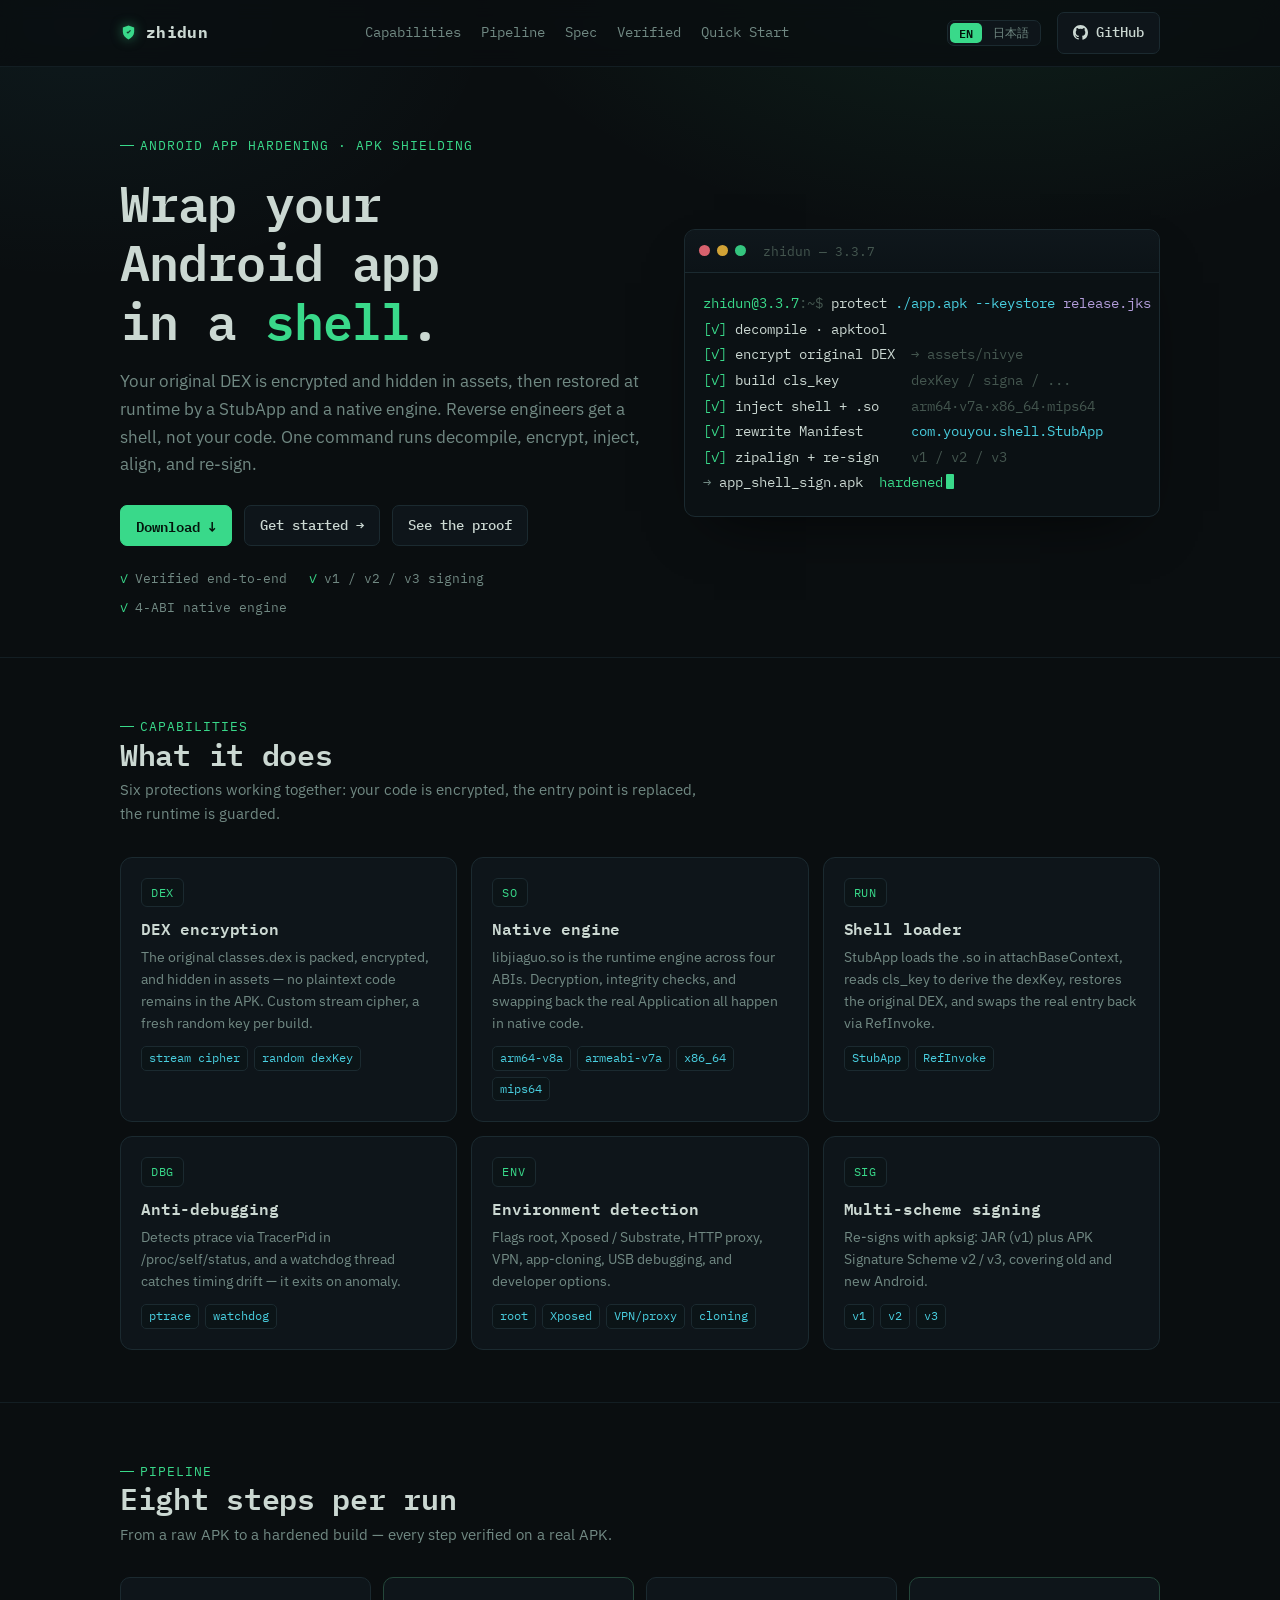
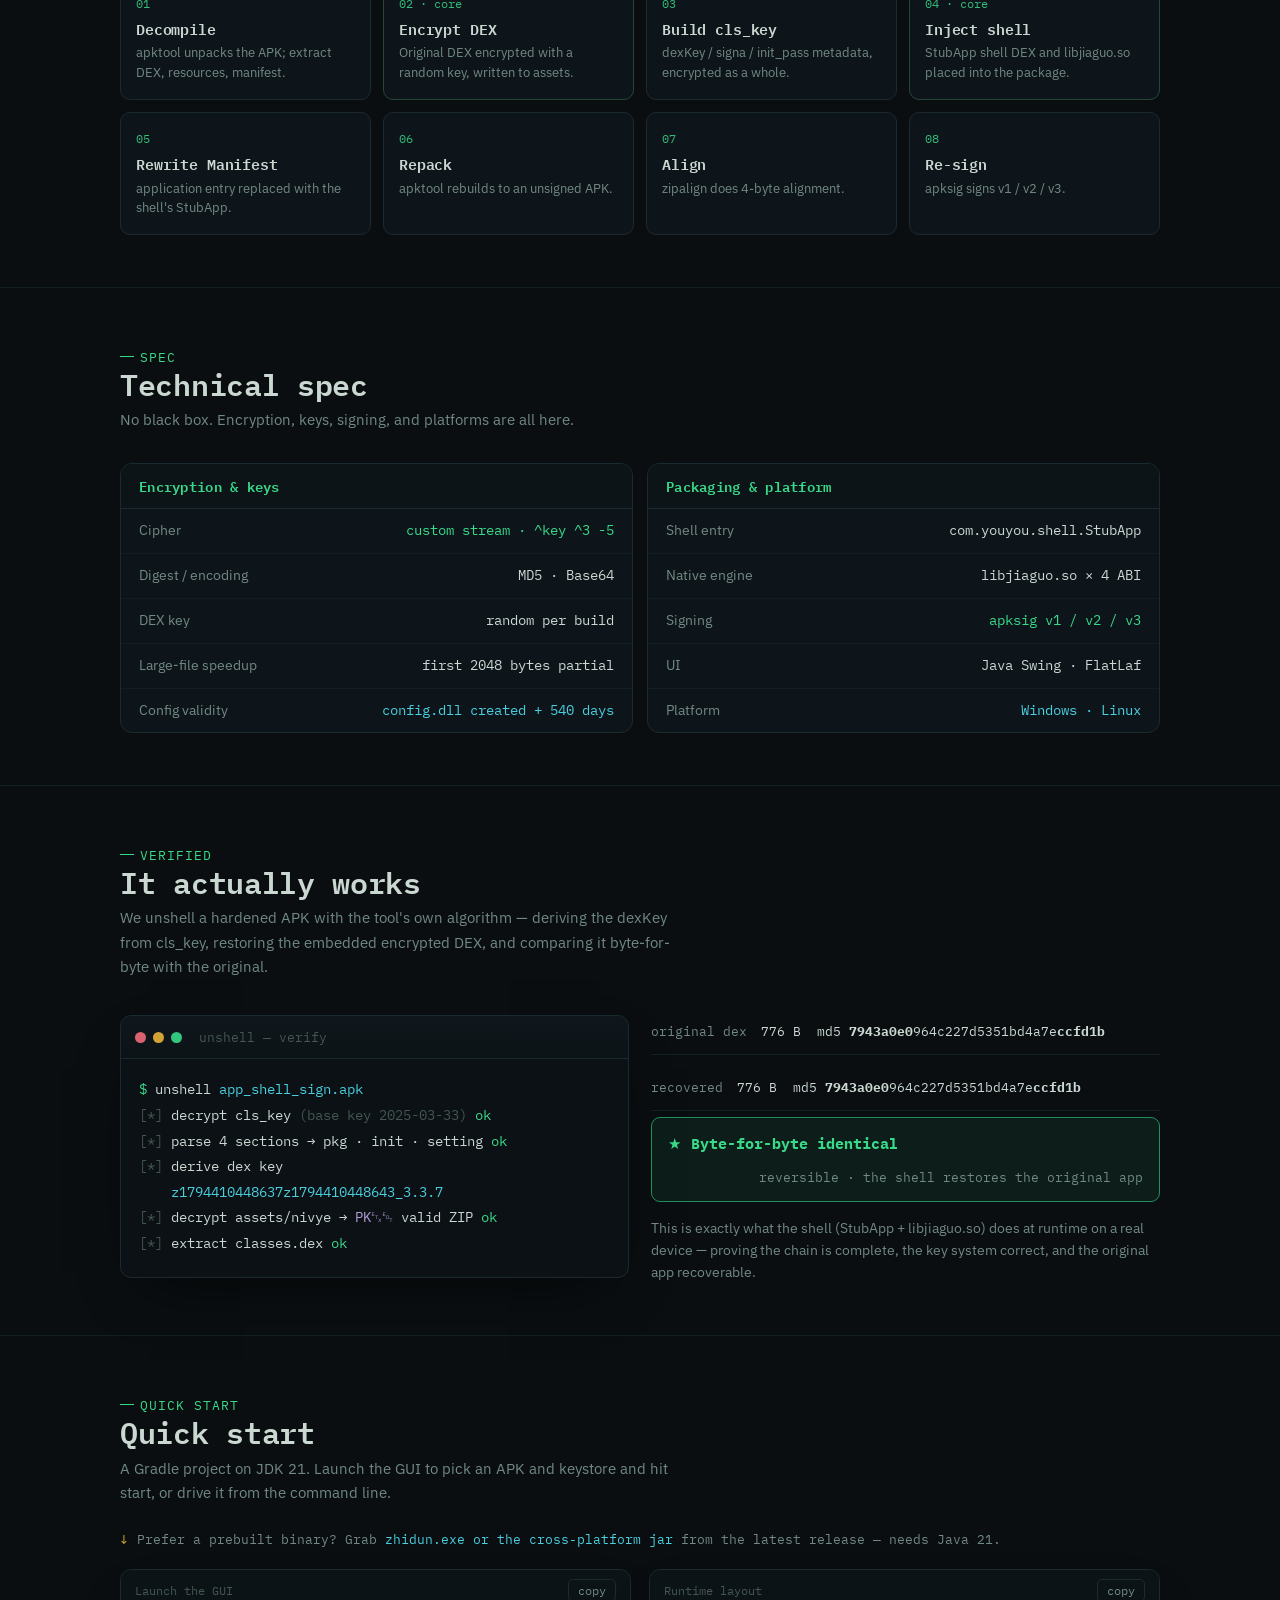
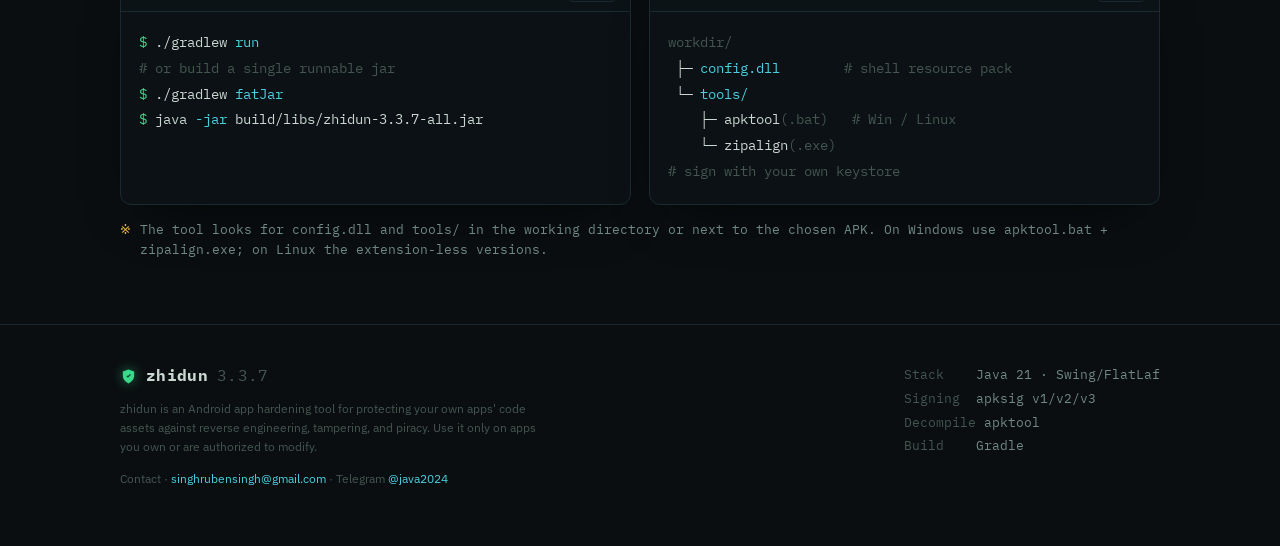
<file: index.html>
<!doctype html>
<html lang="en">
<head>
<meta charset="utf-8">
<meta name="viewport" content="width=device-width, initial-scale=1, viewport-fit=cover">
<title>zhidun · APK Hardening</title>
<meta name="description" content="zhidun — an Android APK hardening tool. DEX encryption, a native shell engine, anti-debugging, and v1/v2/v3 signing.">
<link rel="preconnect" href="https://fonts.googleapis.com">
<link rel="preconnect" href="https://fonts.gstatic.com" crossorigin>
<link rel="stylesheet" href="https://fonts.googleapis.com/css2?family=IBM+Plex+Mono:wght@400;500;600;700&family=IBM+Plex+Sans:wght@400;500;600&family=IBM+Plex+Sans+JP:wght@400;500;600&display=swap">
<style>
/* Layout: deep terminal ground + single vertical scrolling landing page; terminal window as the through-line visual; phosphor green as the only saturated accent, everything else restrained */
:root{
  color-scheme: dark;
  --bg:#0a0e10;          /* deep ink (slight cyan bias) */
  --bg-elev:#0e151a;     /* panels / cards */
  --bg-term:#0b1114;     /* inside terminal window */
  --line:#1b2a30;        /* borders / dividers */
  --line-soft:#131e23;
  --fg:#cbd8d2;          /* body text (grey-green white) */
  --fg-dim:#718983;      /* secondary */
  --fg-faint:#44564f;    /* faint / comments */
  --green:#39d98a;       /* primary accent: phosphor green */
  --green-deep:#1f8f5a;
  --cyan:#49cfe0;        /* secondary accent: cyan */
  --amber:#e8b339;       /* semantic: caution */
  --red:#ef6b77;         /* semantic: detection / danger */
  --violet:#b39ddb;      /* code accent */
  --mono:'IBM Plex Mono',ui-monospace,'SF Mono',Menlo,Consolas,monospace;
  --sans:'IBM Plex Sans','IBM Plex Sans JP',system-ui,-apple-system,'Segoe UI',sans-serif;
  --maxw:1080px;
}
*{box-sizing:border-box}
html{ -webkit-text-size-adjust:100% }
html[lang="ja"]{ --sans:'IBM Plex Sans JP','IBM Plex Sans',system-ui,sans-serif }
body{
  margin:0; background:var(--bg); color:var(--fg);
  font-family:var(--sans); font-size:15px; line-height:1.62;
  -webkit-font-smoothing:antialiased;
  background-image:
    radial-gradient(900px 520px at 78% -8%, rgba(57,217,138,.10), transparent 60%),
    radial-gradient(760px 480px at 6% 2%, rgba(73,207,224,.06), transparent 55%);
  background-attachment:fixed;
}
img{max-width:100%}
[hidden]{display:none!important}
a{color:inherit; text-decoration:none}
::selection{background:rgba(57,217,138,.26); color:#eafff4}
code,kbd,.mono{font-family:var(--mono)}

.wrap{max-width:var(--maxw); margin-inline:auto; padding-inline:20px}
.eyebrow{font-family:var(--mono); font-size:12.5px; letter-spacing:.08em; color:var(--green);
  text-transform:uppercase; display:inline-flex; align-items:center; gap:.5em}
.eyebrow::before{content:""; width:14px; height:1px; background:var(--green); display:inline-block}

h1,h2,h3{font-family:var(--mono); font-weight:600; text-wrap:balance; line-height:1.18; letter-spacing:-.01em}
html[lang="ja"] h1, html[lang="ja"] h2, html[lang="ja"] h3{font-family:'IBM Plex Sans JP',var(--mono); letter-spacing:0}
h2{font-size:clamp(22px,3.2vw,30px); margin:0 0 6px}
.sec-sub{color:var(--fg-dim); max-width:64ch; margin:0 0 30px; font-size:15px}

/* ---------- top nav ---------- */
header.nav{position:sticky; top:env(safe-area-inset-top,0px); z-index:50;
  background:rgba(10,14,16,.78); backdrop-filter:blur(10px);
  border-bottom:1px solid var(--line-soft)}
.nav-in{max-width:var(--maxw); margin-inline:auto; padding:12px 20px;
  display:flex; align-items:center; gap:16px}
.brand{font-family:var(--mono); font-weight:700; font-size:16px; letter-spacing:.02em;
  display:flex; align-items:center; gap:9px; color:var(--fg)}
.brand svg{width:17px; height:17px; color:var(--green); filter:drop-shadow(0 0 6px rgba(57,217,138,.55))}
.nav-links{display:flex; gap:20px; margin-left:auto; font-family:var(--mono); font-size:13.5px}
.nav-links a{color:var(--fg-dim); transition:color .15s}
.nav-links a:hover{color:var(--green)}
.lang-sw{display:flex; align-items:center; gap:2px; font-family:var(--mono); font-size:12.5px;
  border:1px solid var(--line); border-radius:7px; padding:2px; background:var(--bg-elev)}
.nav-links + .lang-sw{margin-left:16px}
.lang-sw:first-of-type, .nav-ghost ~ .lang-sw{margin-left:auto}
.lang{font-family:var(--mono); font-size:12px; color:var(--fg-dim); background:transparent; border:0;
  border-radius:5px; padding:4px 9px; cursor:pointer; transition:.14s; line-height:1}
.lang:hover{color:var(--fg)}
.lang.on{background:var(--green); color:#04140c; font-weight:600}
.btn{font-family:var(--mono); font-size:13.5px; font-weight:500; border-radius:7px;
  padding:9px 15px; display:inline-flex; align-items:center; gap:8px; cursor:pointer;
  border:1px solid var(--line); background:var(--bg-elev); color:var(--fg); transition:.16s}
.btn:hover{border-color:var(--green-deep); color:var(--green)}
.btn.primary{background:var(--green); color:#04140c; border-color:var(--green); font-weight:600}
.btn.primary:hover{background:#45e698; color:#04140c; box-shadow:0 0 0 4px rgba(57,217,138,.14)}
.btn svg{width:15px; height:15px}
@media(max-width:820px){ .nav-links{display:none} }
@media(max-width:420px){ .nav-ghost span{display:none} }

/* ---------- terminal window ---------- */
.term{background:var(--bg-term); border:1px solid var(--line); border-radius:11px; overflow:hidden;
  box-shadow:0 24px 60px -30px rgba(0,0,0,.8), inset 0 1px 0 rgba(255,255,255,.02)}
.term-bar{display:flex; align-items:center; gap:7px; padding:11px 14px;
  background:linear-gradient(180deg,#0f171c,#0c1317); border-bottom:1px solid var(--line)}
.term-bar i{width:11px; height:11px; border-radius:50%; display:inline-block; opacity:.9}
.tb-r{background:#ef6b77}.tb-y{background:#e8b339}.tb-g{background:#39d98a}
.term-title{margin-left:10px; font-family:var(--mono); font-size:12.5px; color:var(--fg-faint)}
.term-body{padding:18px 18px 20px; font-family:var(--mono); font-size:13.5px; line-height:1.9;
  overflow-x:auto}
.term-body .ln{white-space:pre; display:block}
.c-prompt{color:var(--green)} .c-cmd{color:var(--fg)} .c-flag{color:var(--cyan)}
.c-ok{color:var(--green)} .c-dim{color:var(--fg-faint)} .c-warn{color:var(--amber)}
.c-str{color:var(--violet)} .c-key{color:var(--cyan)} .c-arrow{color:var(--fg-dim)}
.cursor{display:inline-block; width:8px; height:15px; background:var(--green);
  vertical-align:-2px; margin-left:3px; animation:blink 1.1s steps(1) infinite; border-radius:1px}
@keyframes blink{50%{opacity:0}}
@media(prefers-reduced-motion:reduce){.cursor{animation:none}}

/* ---------- hero ---------- */
.hero{padding:62px 0 40px; position:relative}
.hero .eyebrow{margin-bottom:18px}
.hero h1{font-size:clamp(30px,5.4vw,50px); margin:0 0 18px; letter-spacing:-.02em}
.hero h1 .hl{color:var(--green)}
.hero-lead{font-size:clamp(15px,2vw,17px); color:var(--fg-dim); max-width:58ch; margin:0 0 26px}
.hero-cta{display:flex; flex-wrap:wrap; gap:12px; margin-bottom:22px}
.hero-meta{display:flex; flex-wrap:wrap; gap:8px 22px; font-family:var(--mono); font-size:12.5px;
  color:var(--fg-dim)}
.hero-meta span{display:inline-flex; align-items:center; gap:7px}
.hero-meta .tick{color:var(--green)}
.hero-grid{display:grid; grid-template-columns:1.05fr .95fr; gap:38px; align-items:center}
@media(max-width:880px){ .hero-grid{grid-template-columns:1fr; gap:30px} .hero{padding-top:44px} }

/* ---------- sections ---------- */
section{padding:52px 0; border-top:1px solid var(--line-soft)}
.sec-head{margin-bottom:28px}

.grid{display:grid; gap:14px}
.cards{grid-template-columns:repeat(3,1fr)}
@media(max-width:820px){.cards{grid-template-columns:1fr 1fr}}
@media(max-width:520px){.cards{grid-template-columns:1fr}}
.card{background:var(--bg-elev); border:1px solid var(--line); border-radius:12px; padding:20px;
  min-width:0; transition:.18s}
.card:hover{border-color:var(--green-deep); transform:translateY(-2px)}
.card .ico{font-family:var(--mono); font-size:12px; color:var(--green); letter-spacing:.06em;
  display:inline-block; padding:4px 9px; border:1px solid var(--line); border-radius:6px;
  background:#0c1417; margin-bottom:13px}
.card h3{font-size:16px; margin:0 0 7px; color:var(--fg)}
.card p{margin:0; color:var(--fg-dim); font-size:13.8px; line-height:1.6}
.card .tags{margin-top:12px; display:flex; flex-wrap:wrap; gap:6px}
.tag{font-family:var(--mono); font-size:11.5px; color:var(--cyan); border:1px solid var(--line);
  border-radius:5px; padding:2px 7px; background:#0b1417}

.flow{display:grid; grid-template-columns:repeat(4,1fr); gap:12px}
@media(max-width:820px){.flow{grid-template-columns:1fr 1fr}}
@media(max-width:460px){.flow{grid-template-columns:1fr}}
.step{background:var(--bg-elev); border:1px solid var(--line); border-radius:10px; padding:16px 15px;
  min-width:0}
.step .n{font-family:var(--mono); font-size:12px; color:var(--green); opacity:.85; font-variant-numeric:tabular-nums}
.step h3{font-size:14.5px; margin:8px 0 5px; color:var(--fg)}
.step p{margin:0; font-size:12.8px; color:var(--fg-dim); line-height:1.55}
.step.enc{border-color:#24473a}

.spec{display:grid; grid-template-columns:1fr 1fr; gap:14px}
@media(max-width:760px){.spec{grid-template-columns:1fr}}
.spec-card{background:var(--bg-elev); border:1px solid var(--line); border-radius:12px; overflow:hidden}
.spec-card h3{font-size:14px; margin:0; padding:14px 18px; border-bottom:1px solid var(--line);
  color:var(--green); background:#0c1417; letter-spacing:.02em}
.spec-row{display:flex; justify-content:space-between; gap:16px; padding:11px 18px;
  border-bottom:1px solid var(--line-soft); font-size:13.5px}
.spec-row:last-child{border-bottom:0}
.spec-row .k{color:var(--fg-dim)} .spec-row .v{font-family:var(--mono); color:var(--fg); text-align:right}
.spec-row .v.g{color:var(--green)} .spec-row .v.c{color:var(--cyan)}

.verify-grid{display:grid; grid-template-columns:1fr 1fr; gap:22px; align-items:center}
@media(max-width:880px){.verify-grid{grid-template-columns:1fr}}
.proof{display:grid; gap:10px}
.proof-row{display:grid; grid-template-columns:auto 1fr; gap:10px 14px; align-items:baseline;
  padding:12px 0; border-bottom:1px solid var(--line-soft)}
.proof-row .lbl{font-family:var(--mono); font-size:12.5px; color:var(--fg-dim)}
.proof-row .md5{font-family:var(--mono); font-size:13px; color:var(--fg); word-break:break-all}
.match{font-family:var(--mono); font-size:15px; color:var(--green); display:flex; align-items:center;
  gap:10px; padding:14px 16px; border:1px solid var(--green-deep); border-radius:9px;
  background:rgba(57,217,138,.07); margin-top:6px; flex-wrap:wrap}
.match b{font-weight:700}
.match .cap{color:var(--fg-dim); margin-left:auto; font-size:12.5px}

.qs{display:grid; grid-template-columns:1fr 1fr; gap:18px}
@media(max-width:760px){.qs{grid-template-columns:1fr}}
.copybar{display:flex; justify-content:space-between; align-items:center; padding:9px 14px;
  border-bottom:1px solid var(--line); background:#0c1317; gap:10px}
.copybar .t{font-family:var(--mono); font-size:12px; color:var(--fg-faint)}
.copy{font-family:var(--mono); font-size:11.5px; color:var(--fg-dim); background:transparent;
  border:1px solid var(--line); border-radius:5px; padding:3px 9px; cursor:pointer; transition:.15s; white-space:nowrap}
.copy:hover{color:var(--green); border-color:var(--green-deep)}
.note{font-family:var(--mono); font-size:12.5px; color:var(--fg-dim); margin-top:14px;
  display:flex; gap:9px; align-items:flex-start}
.note .b{color:var(--amber)}

footer{border-top:1px solid var(--line); padding:38px 0 46px; color:var(--fg-dim); font-size:13px}
.foot-in{display:flex; flex-wrap:wrap; gap:22px; justify-content:space-between; align-items:flex-start}
.foot-stack{font-family:var(--mono); font-size:12.5px; line-height:1.9}
.foot-stack .k{color:var(--fg-faint)}
.disclaimer{max-width:62ch; font-size:12px; color:var(--fg-faint); line-height:1.6; margin-top:10px}
.focusable:focus-visible{outline:2px solid var(--green); outline-offset:2px; border-radius:6px}
</style>
</head>
<body>

<header class="nav">
  <div class="nav-in">
    <a class="brand focusable" href="#top" aria-label="zhidun home">
      <svg viewBox="0 0 24 24" fill="currentColor" aria-hidden="true"><path d="M12 2 4 5v6c0 5 3.4 8.5 8 11 4.6-2.5 8-6 8-11V5l-8-3Zm0 2.2 6 2.25V11c0 3.9-2.5 6.8-6 8.8-3.5-2-6-4.9-6-8.8V6.45l6-2.25Zm-1 4.3-3 3 1.4 1.4L11 14.8l4.6-4.6L14.2 8.8 11 12l-.9-.9-1.1 1.1" opacity="0"/><path d="M12 2 4 5v6c0 5 3.4 8.5 8 11 4.6-2.5 8-6 8-11V5l-8-3Zm3.5 7.6-4.3 4.3-2.1-2.1 1.3-1.3.8.8 3-3 1.3 1.3Z"/></svg>
      zhidun</a>
    <nav class="nav-links">
      <a href="#features" data-i18n="navFeatures">Capabilities</a>
      <a href="#flow" data-i18n="navFlow">Pipeline</a>
      <a href="#spec" data-i18n="navSpec">Spec</a>
      <a href="#verify" data-i18n="navVerify">Verified</a>
      <a href="#start" data-i18n="navStart">Quick Start</a>
    </nav>
    <div class="lang-sw" role="group" aria-label="Language">
      <button class="lang on" data-lang="en" type="button">EN</button>
      <button class="lang" data-lang="ja" type="button">日本語</button>
    </div>
    <a class="btn nav-ghost focusable" href="https://github.com/zhidun2027/zhidun" target="_blank" rel="noopener">
      <svg viewBox="0 0 16 16" fill="currentColor"><path d="M8 0C3.58 0 0 3.58 0 8a8 8 0 0 0 5.47 7.59c.4.07.55-.17.55-.38v-1.33c-2.23.49-2.7-1.07-2.7-1.07-.36-.93-.89-1.18-.89-1.18-.73-.5.05-.49.05-.49.81.06 1.23.83 1.23.83.72 1.23 1.89.87 2.35.67.07-.52.28-.87.51-1.07-1.78-.2-3.64-.89-3.64-3.95 0-.87.31-1.59.82-2.15-.08-.2-.36-1.02.08-2.12 0 0 .67-.21 2.2.82a7.6 7.6 0 0 1 4 0c1.53-1.03 2.2-.82 2.2-.82.44 1.1.16 1.92.08 2.12.51.56.82 1.28.82 2.15 0 3.07-1.87 3.75-3.65 3.95.29.25.54.73.54 1.48v2.2c0 .21.15.46.55.38A8 8 0 0 0 16 8c0-4.42-3.58-8-8-8Z"/></svg>
      <span>GitHub</span>
    </a>
  </div>
</header>

<main id="top">
<!-- HERO -->
<section class="hero" style="border-top:0">
  <div class="wrap hero-grid">
    <div>
      <span class="eyebrow" data-i18n="heroEyebrow">Android App Hardening · APK Shielding</span>
      <h1 data-i18n-html="heroH1">Wrap your Android app<br>in a <span class="hl">shell</span>.</h1>
      <p class="hero-lead" data-i18n="heroLead">Your original DEX is encrypted and hidden in assets, then restored at runtime by a StubApp and a native engine. Reverse engineers get a shell, not your code. One command runs decompile, encrypt, inject, align, and re-sign.</p>
      <div class="hero-cta">
        <a class="btn primary focusable" href="https://github.com/zhidun2027/zhidun/releases/latest" target="_blank" rel="noopener" data-i18n="heroCtaDl">Download ↓</a>
        <a class="btn focusable" href="#start" data-i18n="heroCta1">Get started →</a>
        <a class="btn focusable" href="#verify" data-i18n="heroCta2">See the proof</a>
      </div>
      <div class="hero-meta">
        <span><span class="tick">✓</span> <span data-i18n="heroM1">Verified end-to-end</span></span>
        <span><span class="tick">✓</span> <span data-i18n="heroM2">v1 / v2 / v3 signing</span></span>
        <span><span class="tick">✓</span> <span data-i18n="heroM3">4-ABI native engine</span></span>
      </div>
    </div>
    <div class="term" role="img" aria-label="Hardening command-line demo">
      <div class="term-bar"><i class="tb-r"></i><i class="tb-y"></i><i class="tb-g"></i>
        <span class="term-title">zhidun — 3.3.7</span></div>
      <div class="term-body" data-i18n-html="heroTerm">
<span class="ln"><span class="c-prompt">zhidun@3.3.7</span><span class="c-dim">:~$</span> <span class="c-cmd">protect</span> <span class="c-flag">./app.apk</span> <span class="c-flag">--keystore</span> <span class="c-str">release.jks</span></span>
<span class="ln"><span class="c-ok">[✓]</span> decompile · apktool</span>
<span class="ln"><span class="c-ok">[✓]</span> encrypt original DEX  <span class="c-dim">→ assets/nivye</span></span>
<span class="ln"><span class="c-ok">[✓]</span> build cls_key         <span class="c-dim">dexKey / signa / ...</span></span>
<span class="ln"><span class="c-ok">[✓]</span> inject shell + .so    <span class="c-dim">arm64·v7a·x86_64·mips64</span></span>
<span class="ln"><span class="c-ok">[✓]</span> rewrite Manifest      <span class="c-key">com.youyou.shell.StubApp</span></span>
<span class="ln"><span class="c-ok">[✓]</span> zipalign + re-sign    <span class="c-dim">v1 / v2 / v3</span></span>
<span class="ln"><span class="c-arrow">→</span> <span class="c-cmd">app_shell_sign.apk</span>  <span class="c-ok">hardened</span><span class="cursor" aria-hidden="true"></span></span>
      </div>
    </div>
  </div>
</section>

<!-- FEATURES -->
<section id="features">
  <div class="wrap">
    <div class="sec-head">
      <span class="eyebrow">Capabilities</span>
      <h2 data-i18n="featTitle">What it does</h2>
      <p class="sec-sub" data-i18n="featSub">Six protections working together: your code is encrypted, the entry point is replaced, the runtime is guarded.</p>
    </div>
    <div class="grid cards">
      <div class="card">
        <span class="ico">DEX</span>
        <h3 data-i18n="f1t">DEX encryption</h3>
        <p data-i18n="f1p">The original classes.dex is packed, encrypted, and hidden in assets — no plaintext code remains in the APK. Custom stream cipher, a fresh random key per build.</p>
        <div class="tags"><span class="tag">stream cipher</span><span class="tag">random dexKey</span></div>
      </div>
      <div class="card">
        <span class="ico">SO</span>
        <h3 data-i18n="f2t">Native engine</h3>
        <p data-i18n="f2p">libjiaguo.so is the runtime engine across four ABIs. Decryption, integrity checks, and swapping back the real Application all happen in native code.</p>
        <div class="tags"><span class="tag">arm64-v8a</span><span class="tag">armeabi-v7a</span><span class="tag">x86_64</span><span class="tag">mips64</span></div>
      </div>
      <div class="card">
        <span class="ico">RUN</span>
        <h3 data-i18n="f3t">Shell loader</h3>
        <p data-i18n="f3p">StubApp loads the .so in attachBaseContext, reads cls_key to derive the dexKey, restores the original DEX, and swaps the real entry back via RefInvoke.</p>
        <div class="tags"><span class="tag">StubApp</span><span class="tag">RefInvoke</span></div>
      </div>
      <div class="card">
        <span class="ico">DBG</span>
        <h3 data-i18n="f4t">Anti-debugging</h3>
        <p data-i18n="f4p">Detects ptrace via TracerPid in /proc/self/status, and a watchdog thread catches timing drift — it exits on anomaly.</p>
        <div class="tags"><span class="tag">ptrace</span><span class="tag">watchdog</span></div>
      </div>
      <div class="card">
        <span class="ico">ENV</span>
        <h3 data-i18n="f5t">Environment detection</h3>
        <p data-i18n="f5p">Flags root, Xposed / Substrate, HTTP proxy, VPN, app-cloning, USB debugging, and developer options.</p>
        <div class="tags"><span class="tag">root</span><span class="tag">Xposed</span><span class="tag">VPN/proxy</span><span class="tag">cloning</span></div>
      </div>
      <div class="card">
        <span class="ico">SIG</span>
        <h3 data-i18n="f6t">Multi-scheme signing</h3>
        <p data-i18n="f6p">Re-signs with apksig: JAR (v1) plus APK Signature Scheme v2 / v3, covering old and new Android.</p>
        <div class="tags"><span class="tag">v1</span><span class="tag">v2</span><span class="tag">v3</span></div>
      </div>
    </div>
  </div>
</section>

<!-- FLOW -->
<section id="flow">
  <div class="wrap">
    <div class="sec-head">
      <span class="eyebrow">Pipeline</span>
      <h2 data-i18n="flowTitle">Eight steps per run</h2>
      <p class="sec-sub" data-i18n="flowSub">From a raw APK to a hardened build — every step verified on a real APK.</p>
    </div>
    <div class="flow">
      <div class="step"><div class="n">01</div><h3 data-i18n="s1t">Decompile</h3><p data-i18n="s1p">apktool unpacks the APK; extract DEX, resources, manifest.</p></div>
      <div class="step enc"><div class="n" data-i18n="coreN">02 · core</div><h3 data-i18n="s2t">Encrypt DEX</h3><p data-i18n="s2p">Original DEX encrypted with a random key, written to assets.</p></div>
      <div class="step"><div class="n">03</div><h3 data-i18n="s3t">Build cls_key</h3><p data-i18n="s3p">dexKey / signa / init_pass metadata, encrypted as a whole.</p></div>
      <div class="step enc"><div class="n" data-i18n="coreN2">04 · core</div><h3 data-i18n="s4t">Inject shell</h3><p data-i18n="s4p">StubApp shell DEX and libjiaguo.so placed into the package.</p></div>
      <div class="step"><div class="n">05</div><h3 data-i18n="s5t">Rewrite Manifest</h3><p data-i18n="s5p">application entry replaced with the shell's StubApp.</p></div>
      <div class="step"><div class="n">06</div><h3 data-i18n="s6t">Repack</h3><p data-i18n="s6p">apktool rebuilds to an unsigned APK.</p></div>
      <div class="step"><div class="n">07</div><h3 data-i18n="s7t">Align</h3><p data-i18n="s7p">zipalign does 4-byte alignment.</p></div>
      <div class="step"><div class="n">08</div><h3 data-i18n="s8t">Re-sign</h3><p data-i18n="s8p">apksig signs v1 / v2 / v3.</p></div>
    </div>
  </div>
</section>

<!-- SPEC -->
<section id="spec">
  <div class="wrap">
    <div class="sec-head">
      <span class="eyebrow">Spec</span>
      <h2 data-i18n="specTitle">Technical spec</h2>
      <p class="sec-sub" data-i18n="specSub">No black box. Encryption, keys, signing, and platforms are all here.</p>
    </div>
    <div class="spec">
      <div class="spec-card">
        <h3 data-i18n="specC1">Encryption &amp; keys</h3>
        <div class="spec-row"><span class="k" data-i18n="sp1k">Cipher</span><span class="v g">custom stream · ^key ^3 -5</span></div>
        <div class="spec-row"><span class="k" data-i18n="sp2k">Digest / encoding</span><span class="v">MD5 · Base64</span></div>
        <div class="spec-row"><span class="k" data-i18n="sp3k">DEX key</span><span class="v" data-i18n="sp3v">random per build</span></div>
        <div class="spec-row"><span class="k" data-i18n="sp4k">Large-file speedup</span><span class="v" data-i18n="sp4v">first 2048 bytes partial</span></div>
        <div class="spec-row"><span class="k" data-i18n="sp5k">Config validity</span><span class="v c" data-i18n="sp5v">config.dll created + 540 days</span></div>
      </div>
      <div class="spec-card">
        <h3 data-i18n="specC2">Packaging &amp; platform</h3>
        <div class="spec-row"><span class="k" data-i18n="sp6k">Shell entry</span><span class="v">com.youyou.shell.StubApp</span></div>
        <div class="spec-row"><span class="k" data-i18n="sp7k">Native engine</span><span class="v">libjiaguo.so × 4 ABI</span></div>
        <div class="spec-row"><span class="k" data-i18n="sp8k">Signing</span><span class="v g">apksig v1 / v2 / v3</span></div>
        <div class="spec-row"><span class="k" data-i18n="sp9k">UI</span><span class="v">Java Swing · FlatLaf</span></div>
        <div class="spec-row"><span class="k" data-i18n="sp10k">Platform</span><span class="v c">Windows · Linux</span></div>
      </div>
    </div>
  </div>
</section>

<!-- VERIFY -->
<section id="verify">
  <div class="wrap">
    <div class="sec-head">
      <span class="eyebrow">Verified</span>
      <h2 data-i18n="verTitle">It actually works</h2>
      <p class="sec-sub" data-i18n="verSub">We unshell a hardened APK with the tool's own algorithm — deriving the dexKey from cls_key, restoring the embedded encrypted DEX, and comparing it byte-for-byte with the original.</p>
    </div>
    <div class="verify-grid">
      <div class="term">
        <div class="term-bar"><i class="tb-r"></i><i class="tb-y"></i><i class="tb-g"></i>
          <span class="term-title">unshell — verify</span></div>
        <div class="term-body" data-i18n-html="verTerm">
<span class="ln"><span class="c-prompt">$</span> <span class="c-cmd">unshell</span> <span class="c-flag">app_shell_sign.apk</span></span>
<span class="ln"><span class="c-dim">[*]</span> decrypt cls_key <span class="c-dim">(base key 2025-03-33)</span> <span class="c-ok">ok</span></span>
<span class="ln"><span class="c-dim">[*]</span> parse 4 sections → pkg · init · setting <span class="c-ok">ok</span></span>
<span class="ln"><span class="c-dim">[*]</span> derive dex key</span>
<span class="ln">    <span class="c-key">z1794410448637z1794410448643_3.3.7</span></span>
<span class="ln"><span class="c-dim">[*]</span> decrypt assets/nivye → <span class="c-str">PK␃␄</span> valid ZIP <span class="c-ok">ok</span></span>
<span class="ln"><span class="c-dim">[*]</span> extract <span class="c-cmd">classes.dex</span> <span class="c-ok">ok</span></span>
        </div>
      </div>
      <div>
        <div class="proof">
          <div class="proof-row">
            <span class="lbl" data-i18n="verOrig">original dex</span>
            <span class="md5">776 B&nbsp;&nbsp;md5 <b>7943a0e0</b>964c227d5351bd4a7e<b>ccfd1b</b></span>
          </div>
          <div class="proof-row">
            <span class="lbl" data-i18n="verRec">recovered</span>
            <span class="md5">776 B&nbsp;&nbsp;md5 <b>7943a0e0</b>964c227d5351bd4a7e<b>ccfd1b</b></span>
          </div>
        </div>
        <div class="match"><span>★</span><b data-i18n="verMatch">Byte-for-byte identical</b><span class="cap" data-i18n="verCap2">reversible · the shell restores the original app</span></div>
        <p style="color:var(--fg-dim); font-size:13.5px; margin:16px 0 0" data-i18n="verNote">This is exactly what the shell (StubApp + libjiaguo.so) does at runtime on a real device — proving the chain is complete, the key system correct, and the original app recoverable.</p>
      </div>
    </div>
  </div>
</section>

<!-- QUICK START -->
<section id="start">
  <div class="wrap">
    <div class="sec-head">
      <span class="eyebrow">Quick Start</span>
      <h2 data-i18n="qsTitle">Quick start</h2>
      <p class="sec-sub" data-i18n="qsSub">A Gradle project on JDK 21. Launch the GUI to pick an APK and keystore and hit start, or drive it from the command line.</p>
    </div>
    <p class="note" style="margin:-6px 0 20px">
      <span class="b">↓</span>
      <span data-i18n-html="qsDl">Prefer a prebuilt binary? Grab <a href="https://github.com/zhidun2027/zhidun/releases/latest" target="_blank" rel="noopener" style="color:var(--cyan)">zhidun.exe or the cross-platform jar</a> from the latest release — needs Java 21.</span>
    </p>
    <div class="qs">
      <div class="term">
        <div class="copybar"><span class="t" data-i18n="qs1t">Launch the GUI</span>
          <button class="copy" data-copy="./gradlew run" data-i18n="copyBtn">copy</button></div>
        <div class="term-body" data-i18n-html="qsTerm1">
<span class="ln"><span class="c-prompt">$</span> <span class="c-cmd">./gradlew</span> <span class="c-flag">run</span></span>
<span class="ln"><span class="c-dim"># or build a single runnable jar</span></span>
<span class="ln"><span class="c-prompt">$</span> <span class="c-cmd">./gradlew</span> <span class="c-flag">fatJar</span></span>
<span class="ln"><span class="c-prompt">$</span> <span class="c-cmd">java</span> <span class="c-flag">-jar</span> build/libs/zhidun-3.3.7-all.jar</span>
        </div>
      </div>
      <div class="term">
        <div class="copybar"><span class="t" data-i18n="qs2t">Runtime layout</span>
          <button class="copy" data-copy="workdir/config.dll + workdir/tools/{apktool, zipalign}" data-i18n="copyBtn2">copy</button></div>
        <div class="term-body" data-i18n-html="qsTerm2">
<span class="ln"><span class="c-dim">workdir/</span></span>
<span class="ln"> ├─ <span class="c-key">config.dll</span>        <span class="c-dim"># shell resource pack</span></span>
<span class="ln"> └─ <span class="c-key">tools/</span></span>
<span class="ln">    ├─ apktool<span class="c-dim">(.bat)</span>   <span class="c-dim"># Win / Linux</span></span>
<span class="ln">    └─ zipalign<span class="c-dim">(.exe)</span></span>
<span class="ln"><span class="c-dim"># sign with your own keystore</span></span>
        </div>
      </div>
    </div>
    <p class="note"><span class="b">※</span> <span data-i18n="qsNote">The tool looks for config.dll and tools/ in the working directory or next to the chosen APK. On Windows use apktool.bat + zipalign.exe; on Linux the extension-less versions.</span></p>
  </div>
</section>
</main>

<footer>
  <div class="wrap foot-in">
    <div>
      <a class="brand focusable" href="#top" aria-label="zhidun">
        <svg viewBox="0 0 24 24" fill="currentColor" aria-hidden="true"><path d="M12 2 4 5v6c0 5 3.4 8.5 8 11 4.6-2.5 8-6 8-11V5l-8-3Zm3.5 7.6-4.3 4.3-2.1-2.1 1.3-1.3.8.8 3-3 1.3 1.3Z"/></svg>
        zhidun <span style="color:var(--fg-faint);font-weight:400">3.3.7</span></a>
      <p class="disclaimer" data-i18n="footDisc">zhidun is an Android app hardening tool for protecting your own apps' code assets against reverse engineering, tampering, and piracy. Use it only on apps you own or are authorized to modify.</p>
      <p class="disclaimer" style="margin-top:8px">Contact · <a href="mailto:singhrubensingh@gmail.com" style="color:var(--cyan)">singhrubensingh@gmail.com</a> · Telegram <a href="https://t.me/java2024" target="_blank" rel="noopener" style="color:var(--cyan)">@java2024</a></p>
    </div>
    <div class="foot-stack">
      <div><span class="k" data-i18n="footStack">Stack&nbsp;&nbsp;&nbsp;&nbsp;</span>Java 21 · Swing/FlatLaf</div>
      <div><span class="k" data-i18n="footSign">Signing&nbsp;&nbsp;</span>apksig v1/v2/v3</div>
      <div><span class="k" data-i18n="footDec">Decompile</span>&nbsp;apktool</div>
      <div><span class="k" data-i18n="footBuild">Build&nbsp;&nbsp;&nbsp;&nbsp;</span>Gradle</div>
    </div>
  </div>
</footer>

<script>
(function(){
  /* --- Japanese dictionary; English lives inline as the default/fallback --- */
  var JA = {
    navFeatures:"機能", navFlow:"処理フロー", navSpec:"仕様", navVerify:"実証", navStart:"導入",
    heroEyebrow:"Android アプリ保護 · APK シールディング",
    heroH1:'あなたの Android アプリに<br>守りの<span class="hl">シェル</span>を。',
    heroLead:"元の DEX を暗号化して assets に隠し、実行時に StubApp とネイティブエンジンが復元します。解析者が手にするのはシェルだけで、あなたのコードではありません。逆コンパイル・暗号化・注入・アライン・再署名を 1 コマンドで。",
    heroCtaDl:"ダウンロード ↓", heroCta1:"はじめる →", heroCta2:"実証を見る",
    heroM1:"エンドツーエンド実証済み", heroM2:"v1 / v2 / v3 署名", heroM3:"4 ABI ネイティブエンジン",
    heroTerm:
'<span class="ln"><span class="c-prompt">zhidun@3.3.7</span><span class="c-dim">:~$</span> <span class="c-cmd">protect</span> <span class="c-flag">./app.apk</span> <span class="c-flag">--keystore</span> <span class="c-str">release.jks</span></span>'+
'<span class="ln"><span class="c-ok">[✓]</span> 逆コンパイル · apktool</span>'+
'<span class="ln"><span class="c-ok">[✓]</span> 元 DEX を暗号化    <span class="c-dim">→ assets/nivye</span></span>'+
'<span class="ln"><span class="c-ok">[✓]</span> cls_key を生成     <span class="c-dim">dexKey / signa / ...</span></span>'+
'<span class="ln"><span class="c-ok">[✓]</span> シェル + .so 注入  <span class="c-dim">arm64·v7a·x86_64·mips64</span></span>'+
'<span class="ln"><span class="c-ok">[✓]</span> Manifest 書き換え  <span class="c-key">com.youyou.shell.StubApp</span></span>'+
'<span class="ln"><span class="c-ok">[✓]</span> zipalign + 再署名  <span class="c-dim">v1 / v2 / v3</span></span>'+
'<span class="ln"><span class="c-arrow">→</span> <span class="c-cmd">app_shell_sign.apk</span>  <span class="c-ok">保護完了</span><span class="cursor" aria-hidden="true"></span></span>',
    featTitle:"何をするのか",
    featSub:"3 つの軸で守ります。コードは暗号化され、入口は差し替えられ、実行時は監視されます。",
    f1t:"DEX 暗号化", f1p:"元の classes.dex を暗号化して assets に格納。APK 内に平文コードは残りません。独自ストリーム暗号、ビルドごとにランダム鍵。",
    f2t:"ネイティブエンジン", f2p:"libjiaguo.so が 4 つの ABI で動くランタイムエンジン。復号・整合性チェック・本来の Application への差し替えをネイティブ層で実行。",
    f3t:"シェルローダー", f3p:"StubApp が attachBaseContext で .so を読み込み、cls_key から dexKey を導出、元の DEX を復元し、RefInvoke で本来のエントリへ差し替え。",
    f4t:"アンチデバッグ", f4p:"/proc/self/status の TracerPid で ptrace を検知。ウォッチドッグスレッドが時間ドリフトを監視し、異常時は終了。",
    f5t:"環境検知", f5p:"Root、Xposed / Substrate、HTTP プロキシ、VPN、マルチアカウント、USB デバッグ、開発者オプションを検知。",
    f6t:"マルチスキーム署名", f6p:"apksig で再署名。JAR (v1) と APK Signature Scheme v2 / v3 に対応し、新旧 Android をカバー。",
    flowTitle:"1 回の実行、8 ステップ",
    flowSub:"生の APK から保護済みビルドまで。各ステップは実際の APK で検証済みです。",
    coreN:"02 · コア", coreN2:"04 · コア",
    s1t:"逆コンパイル", s1p:"apktool で展開し、DEX・リソース・manifest を取得。",
    s2t:"DEX 暗号化", s2p:"元 DEX をランダム鍵で暗号化し assets へ書き込み。",
    s3t:"cls_key 生成", s3p:"dexKey / signa / init_pass 等のメタデータを一括暗号化。",
    s4t:"シェル注入", s4p:"StubApp シェル DEX と libjiaguo.so をパッケージへ配置。",
    s5t:"Manifest 書き換え", s5p:"application エントリをシェルの StubApp に置換。",
    s6t:"再パック", s6p:"apktool で未署名 APK に再構築。",
    s7t:"アライン", s7p:"zipalign で 4 バイトアライン。",
    s8t:"再署名", s8p:"apksig で v1 / v2 / v3 署名。",
    specTitle:"技術仕様", specSub:"ブラックボックスなし。暗号化・鍵・署名・対応プラットフォームをすべて公開します。",
    specC1:"暗号化 & 鍵",
    sp1k:"暗号", sp2k:"ダイジェスト / 符号化", sp3k:"DEX 鍵", sp3v:"ビルドごとにランダム",
    sp4k:"大ファイル高速化", sp4v:"先頭 2048 バイト部分暗号化", sp5k:"設定の有効期限", sp5v:"config.dll 作成 + 540 日",
    specC2:"パッケージ & プラットフォーム",
    sp6k:"シェルエントリ", sp7k:"ネイティブエンジン", sp8k:"署名", sp9k:"UI", sp10k:"プラットフォーム",
    verTitle:"実際に、動く。",
    verSub:"ツール自身のアルゴリズムで保護済み APK をアンパック。cls_key から dexKey を導出し、埋め込まれた暗号化 DEX を復元、元の DEX とバイト単位で比較します。",
    verTerm:
'<span class="ln"><span class="c-prompt">$</span> <span class="c-cmd">unshell</span> <span class="c-flag">app_shell_sign.apk</span></span>'+
'<span class="ln"><span class="c-dim">[*]</span> cls_key を復号 <span class="c-dim">(基礎鍵 2025-03-33)</span> <span class="c-ok">ok</span></span>'+
'<span class="ln"><span class="c-dim">[*]</span> 4 セクション解析 → pkg · init · setting <span class="c-ok">ok</span></span>'+
'<span class="ln"><span class="c-dim">[*]</span> dex 鍵を導出</span>'+
'<span class="ln">    <span class="c-key">z1794410448637z1794410448643_3.3.7</span></span>'+
'<span class="ln"><span class="c-dim">[*]</span> assets/nivye を復号 → <span class="c-str">PK␃␄</span> 正当な ZIP <span class="c-ok">ok</span></span>'+
'<span class="ln"><span class="c-dim">[*]</span> <span class="c-cmd">classes.dex</span> を抽出 <span class="c-ok">ok</span></span>',
    verOrig:"元 dex", verRec:"復元後",
    verMatch:"バイト単位で完全一致", verCap2:"可逆 · シェルが元アプリを復元",
    verNote:"これは実機でシェル(StubApp + libjiaguo.so)が実行時に行うことそのものです。保護チェーンの完全性、鍵体系の正しさ、元アプリの復元可能性を実証します。",
    qsTitle:"クイックスタート",
    qsSub:"JDK 21 の Gradle プロジェクト。GUI で APK と keystore を選んで開始、またはコマンドラインで自動化できます。",
    qsDl:'ビルド済みが良ければ、<a href="https://github.com/zhidun2027/zhidun/releases/latest" target="_blank" rel="noopener" style="color:var(--cyan)">zhidun.exe またはクロスプラットフォーム jar</a> を最新リリースから入手できます（Java 21 が必要）。',
    qs1t:"GUI を起動", copyBtn:"コピー", copyBtn2:"コピー",
    qsTerm1:
'<span class="ln"><span class="c-prompt">$</span> <span class="c-cmd">./gradlew</span> <span class="c-flag">run</span></span>'+
'<span class="ln"><span class="c-dim"># または単一実行可能 jar をビルド</span></span>'+
'<span class="ln"><span class="c-prompt">$</span> <span class="c-cmd">./gradlew</span> <span class="c-flag">fatJar</span></span>'+
'<span class="ln"><span class="c-prompt">$</span> <span class="c-cmd">java</span> <span class="c-flag">-jar</span> build/libs/zhidun-3.3.7-all.jar</span>',
    qs2t:"実行時の構成",
    qsTerm2:
'<span class="ln"><span class="c-dim">workdir/</span></span>'+
'<span class="ln"> ├─ <span class="c-key">config.dll</span>        <span class="c-dim"># シェル資源パック</span></span>'+
'<span class="ln"> └─ <span class="c-key">tools/</span></span>'+
'<span class="ln">    ├─ apktool<span class="c-dim">(.bat)</span>   <span class="c-dim"># Win / Linux</span></span>'+
'<span class="ln">    └─ zipalign<span class="c-dim">(.exe)</span></span>'+
'<span class="ln"><span class="c-dim"># 署名は自分の keystore で</span></span>',
    qsNote:"ツールは作業ディレクトリ、または選択した APK の隣で config.dll と tools/ を探します。Windows は apktool.bat + zipalign.exe、Linux は拡張子なし版を置いてください。",
    footDisc:"zhidun は、あなた自身のアプリのコード資産を逆解析・改ざん・海賊版から守るための Android アプリ保護ツールです。所有している、または変更の許可を得たアプリにのみ使用してください。",
    footStack:"構成　　", footSign:"署名　　", footDec:"逆コンパイル", footBuild:"ビルド　"
  };

  var EN = {};
  function cap(sel, prop){ document.querySelectorAll(sel).forEach(function(el){
    EN[el.getAttribute(prop==='html'?'data-i18n-html':'data-i18n')] = prop==='html'? el.innerHTML : el.textContent; }); }
  cap('[data-i18n]','text'); cap('[data-i18n-html]','html');

  function setLang(l){
    var src = (l==='ja') ? JA : EN;
    document.querySelectorAll('[data-i18n]').forEach(function(el){
      var v = src[el.getAttribute('data-i18n')]; if(v!=null) el.textContent = v; });
    document.querySelectorAll('[data-i18n-html]').forEach(function(el){
      var v = src[el.getAttribute('data-i18n-html')]; if(v!=null) el.innerHTML = v; });
    document.documentElement.setAttribute('lang', l==='ja'?'ja':'en');
    document.querySelectorAll('.lang').forEach(function(b){ b.classList.toggle('on', b.getAttribute('data-lang')===l); });
    try{ localStorage.setItem('zhidun-lang', l); }catch(e){}
  }

  document.querySelectorAll('.lang').forEach(function(b){
    b.addEventListener('click', function(){ setLang(b.getAttribute('data-lang')); }); });

  // initial language: stored choice, else browser language, else English
  var initial='en';
  try{ var s=localStorage.getItem('zhidun-lang'); if(s==='ja'||s==='en') initial=s; else if((navigator.language||'').toLowerCase().indexOf('ja')===0) initial='ja'; }catch(e){}
  if(initial==='ja') setLang('ja');

  // copy buttons
  document.querySelectorAll('.copy').forEach(function(btn){
    btn.addEventListener('click', function(){
      var text = btn.getAttribute('data-copy') || '';
      var done = function(){ var o=btn.textContent; btn.textContent='copied ✓'; btn.style.color='var(--green)';
        setTimeout(function(){ btn.textContent=o; btn.style.color=''; }, 1400); };
      function fallback(){ try{ var ta=document.createElement('textarea'); ta.value=text; ta.style.position='fixed';
        ta.style.opacity='0'; document.body.appendChild(ta); ta.select(); document.execCommand('copy');
        document.body.removeChild(ta); done(); }catch(e2){} }
      try{ if(navigator.clipboard && navigator.clipboard.writeText){ navigator.clipboard.writeText(text).then(done).catch(fallback); } else fallback(); }
      catch(e){ fallback(); }
    });
  });

  // smooth anchor scroll
  document.querySelectorAll('a[href^="#"]').forEach(function(a){
    a.addEventListener('click', function(e){
      var id=a.getAttribute('href'); if(id.length<2) return;
      var el=document.querySelector(id); if(!el) return; e.preventDefault();
      el.scrollIntoView({behavior: matchMedia('(prefers-reduced-motion:reduce)').matches?'auto':'smooth', block:'start'});
    });
  });
})();
</script>
</body>
</html>
</file>
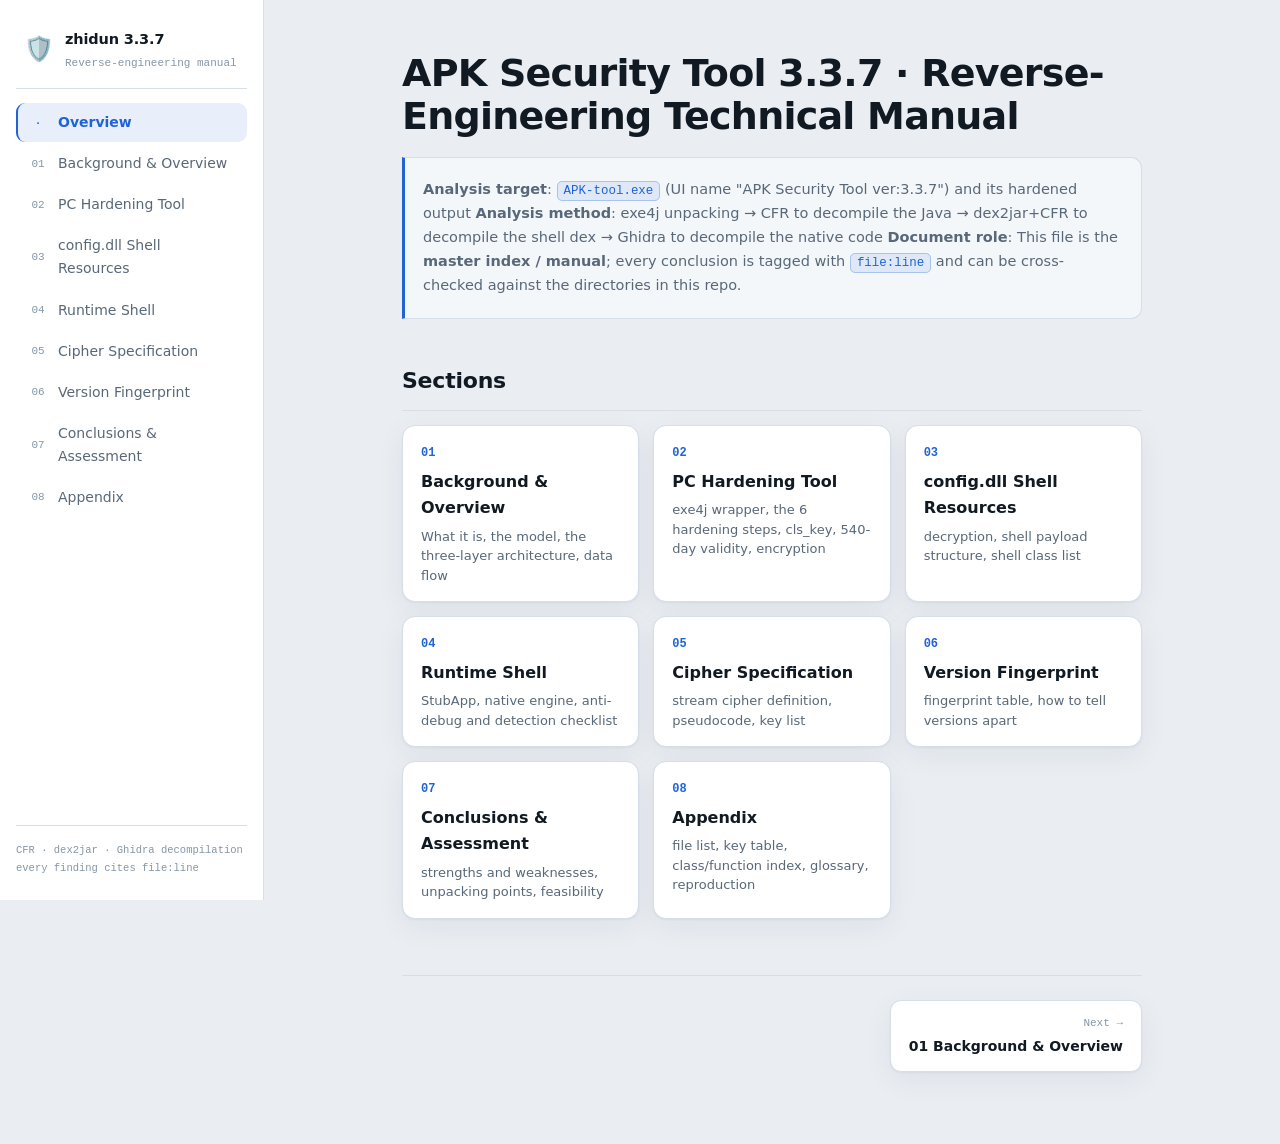
<file: docs/index.html>
<!doctype html>
<html lang="en">
<head>
<meta charset="utf-8">
<meta name="viewport" content="width=device-width, initial-scale=1">
<title>Overview · zhidun 3.3.7 — Technical Manual</title>
<link rel="stylesheet" href="assets/site.css">
</head>
<body>
<button id="navtoggle" aria-label="Menu">☰ Menu</button>
<div class="layout">
  <aside class="sidebar">
    <a class="brand" href="index.html">
      <span class="logo">🛡️</span>
      <span><b>zhidun 3.3.7</b><small>Reverse-engineering manual</small></span>
    </a>
    <nav class="nav">
<a href="index.html" class="active"><span class="n">·</span><span class="t">Overview</span></a>
<a href="01.html"><span class="n">01</span><span class="t">Background & Overview</span></a>
<a href="02.html"><span class="n">02</span><span class="t">PC Hardening Tool</span></a>
<a href="03.html"><span class="n">03</span><span class="t">config.dll Shell Resources</span></a>
<a href="04.html"><span class="n">04</span><span class="t">Runtime Shell</span></a>
<a href="05.html"><span class="n">05</span><span class="t">Cipher Specification</span></a>
<a href="06.html"><span class="n">06</span><span class="t">Version Fingerprint</span></a>
<a href="07.html"><span class="n">07</span><span class="t">Conclusions & Assessment</span></a>
<a href="08.html"><span class="n">08</span><span class="t">Appendix</span></a>
    </nav>
    <div class="side-foot">CFR · dex2jar · Ghidra decompilation<br>every finding cites file:line</div>
  </aside>
  <main class="content">
    <div class="inner">
<h1>APK Security Tool 3.3.7 · Reverse-Engineering Technical Manual</h1>
<blockquote>
<p><strong>Analysis target</strong>: <code>APK-tool.exe</code> (UI name &quot;APK Security Tool ver:3.3.7&quot;) and its hardened output
<strong>Analysis method</strong>: exe4j unpacking → CFR to decompile the Java → dex2jar+CFR to decompile the shell dex → Ghidra to decompile the native code
<strong>Document role</strong>: This file is the <strong>master index / manual</strong>; every conclusion is tagged with <code>file:line</code> and can be cross-checked against the directories in this repo.</p>
</blockquote>
<h2>Sections</h2><div class="cards">
<a class="card" href="01.html">
      <span class="card-n">01</span>
      <span class="card-t">Background & Overview</span>
      <span class="card-d">What it is, the model, the three-layer architecture, data flow</span>
    </a>
<a class="card" href="02.html">
      <span class="card-n">02</span>
      <span class="card-t">PC Hardening Tool</span>
      <span class="card-d">exe4j wrapper, the 6 hardening steps, cls_key, 540-day validity, encryption</span>
    </a>
<a class="card" href="03.html">
      <span class="card-n">03</span>
      <span class="card-t">config.dll Shell Resources</span>
      <span class="card-d">decryption, shell payload structure, shell class list</span>
    </a>
<a class="card" href="04.html">
      <span class="card-n">04</span>
      <span class="card-t">Runtime Shell</span>
      <span class="card-d">StubApp, native engine, anti-debug and detection checklist</span>
    </a>
<a class="card" href="05.html">
      <span class="card-n">05</span>
      <span class="card-t">Cipher Specification</span>
      <span class="card-d">stream cipher definition, pseudocode, key list</span>
    </a>
<a class="card" href="06.html">
      <span class="card-n">06</span>
      <span class="card-t">Version Fingerprint</span>
      <span class="card-d">fingerprint table, how to tell versions apart</span>
    </a>
<a class="card" href="07.html">
      <span class="card-n">07</span>
      <span class="card-t">Conclusions & Assessment</span>
      <span class="card-d">strengths and weaknesses, unpacking points, feasibility</span>
    </a>
<a class="card" href="08.html">
      <span class="card-n">08</span>
      <span class="card-t">Appendix</span>
      <span class="card-d">file list, key table, class/function index, glossary, reproduction</span>
    </a>
</div>
<nav class="prevnext"><span></span><a class="pn next" href="01.html"><span>Next →</span><b>01 Background & Overview</b></a></nav>
    </div>
  </main>
</div>
<script>
  var t=document.getElementById('navtoggle'),s=document.querySelector('.sidebar');
  t&&t.addEventListener('click',function(){document.body.classList.toggle('nav-open');});
</script>
</body>
</html>
</file>
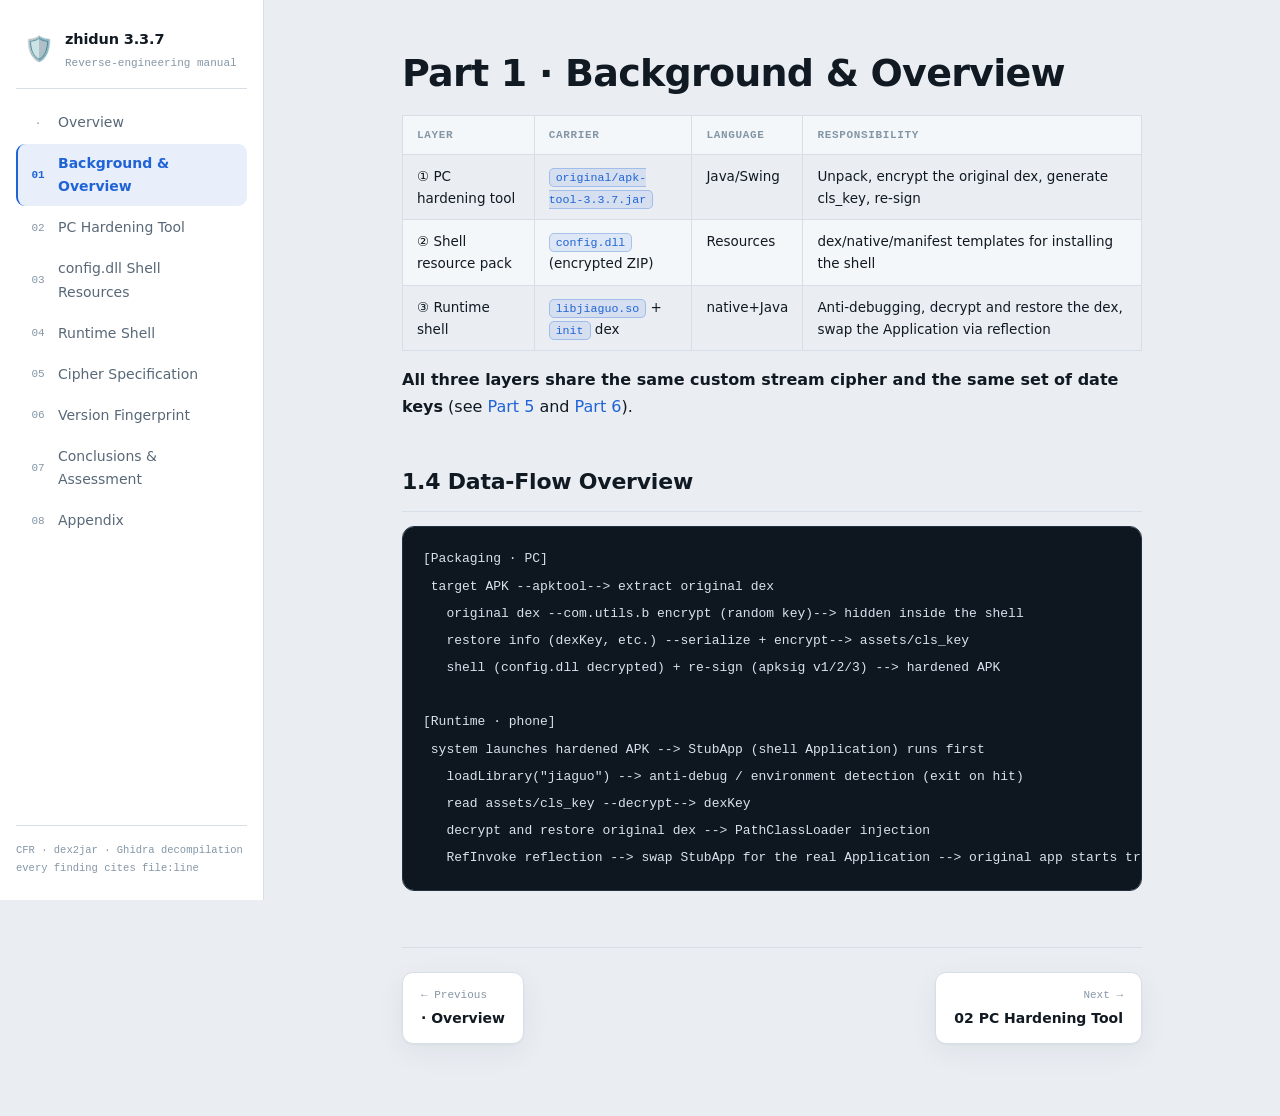
<file: docs/01.html>
<!doctype html>
<html lang="en">
<head>
<meta charset="utf-8">
<meta name="viewport" content="width=device-width, initial-scale=1">
<title>Background & Overview · zhidun 3.3.7 — Technical Manual</title>
<link rel="stylesheet" href="assets/site.css">
</head>
<body>
<button id="navtoggle" aria-label="Menu">☰ Menu</button>
<div class="layout">
  <aside class="sidebar">
    <a class="brand" href="index.html">
      <span class="logo">🛡️</span>
      <span><b>zhidun 3.3.7</b><small>Reverse-engineering manual</small></span>
    </a>
    <nav class="nav">
<a href="index.html"><span class="n">·</span><span class="t">Overview</span></a>
<a href="01.html" class="active"><span class="n">01</span><span class="t">Background & Overview</span></a>
<a href="02.html"><span class="n">02</span><span class="t">PC Hardening Tool</span></a>
<a href="03.html"><span class="n">03</span><span class="t">config.dll Shell Resources</span></a>
<a href="04.html"><span class="n">04</span><span class="t">Runtime Shell</span></a>
<a href="05.html"><span class="n">05</span><span class="t">Cipher Specification</span></a>
<a href="06.html"><span class="n">06</span><span class="t">Version Fingerprint</span></a>
<a href="07.html"><span class="n">07</span><span class="t">Conclusions & Assessment</span></a>
<a href="08.html"><span class="n">08</span><span class="t">Appendix</span></a>
    </nav>
    <div class="side-foot">CFR · dex2jar · Ghidra decompilation<br>every finding cites file:line</div>
  </aside>
  <main class="content">
    <div class="inner">
<h1>Part 1 · Background &amp; Overview</h1>
<table>
<thead>
<tr>
<th>Layer</th>
<th>Carrier</th>
<th>Language</th>
<th>Responsibility</th>
</tr>
</thead>
<tbody>
<tr>
<td>① PC hardening tool</td>
<td><code>original/apk-tool-3.3.7.jar</code></td>
<td>Java/Swing</td>
<td>Unpack, encrypt the original dex, generate cls_key, re-sign</td>
</tr>
<tr>
<td>② Shell resource pack</td>
<td><code>config.dll</code> (encrypted ZIP)</td>
<td>Resources</td>
<td>dex/native/manifest templates for installing the shell</td>
</tr>
<tr>
<td>③ Runtime shell</td>
<td><code>libjiaguo.so</code> + <code>init</code> dex</td>
<td>native+Java</td>
<td>Anti-debugging, decrypt and restore the dex, swap the Application via reflection</td>
</tr>
</tbody>
</table>
<p><strong>All three layers share the same custom stream cipher and the same set of date keys</strong> (see <a href="#part-5">Part 5</a> and <a href="#part-6">Part 6</a>).</p>
<h2>1.4 Data-Flow Overview</h2>
<pre><code>[Packaging · PC]
 target APK --apktool--&gt; extract original dex
   original dex --com.utils.b encrypt (random key)--&gt; hidden inside the shell
   restore info (dexKey, etc.) --serialize + encrypt--&gt; assets/cls_key
   shell (config.dll decrypted) + re-sign (apksig v1/2/3) --&gt; hardened APK

[Runtime · phone]
 system launches hardened APK --&gt; StubApp (shell Application) runs first
   loadLibrary(&quot;jiaguo&quot;) --&gt; anti-debug / environment detection (exit on hit)
   read assets/cls_key --decrypt--&gt; dexKey
   decrypt and restore original dex --&gt; PathClassLoader injection
   RefInvoke reflection --&gt; swap StubApp for the real Application --&gt; original app starts transparently
</code></pre>

<nav class="prevnext"><a class="pn prev" href="index.html"><span>← Previous</span><b>· Overview</b></a><a class="pn next" href="02.html"><span>Next →</span><b>02 PC Hardening Tool</b></a></nav>
    </div>
  </main>
</div>
<script>
  var t=document.getElementById('navtoggle'),s=document.querySelector('.sidebar');
  t&&t.addEventListener('click',function(){document.body.classList.toggle('nav-open');});
</script>
</body>
</html>
</file>
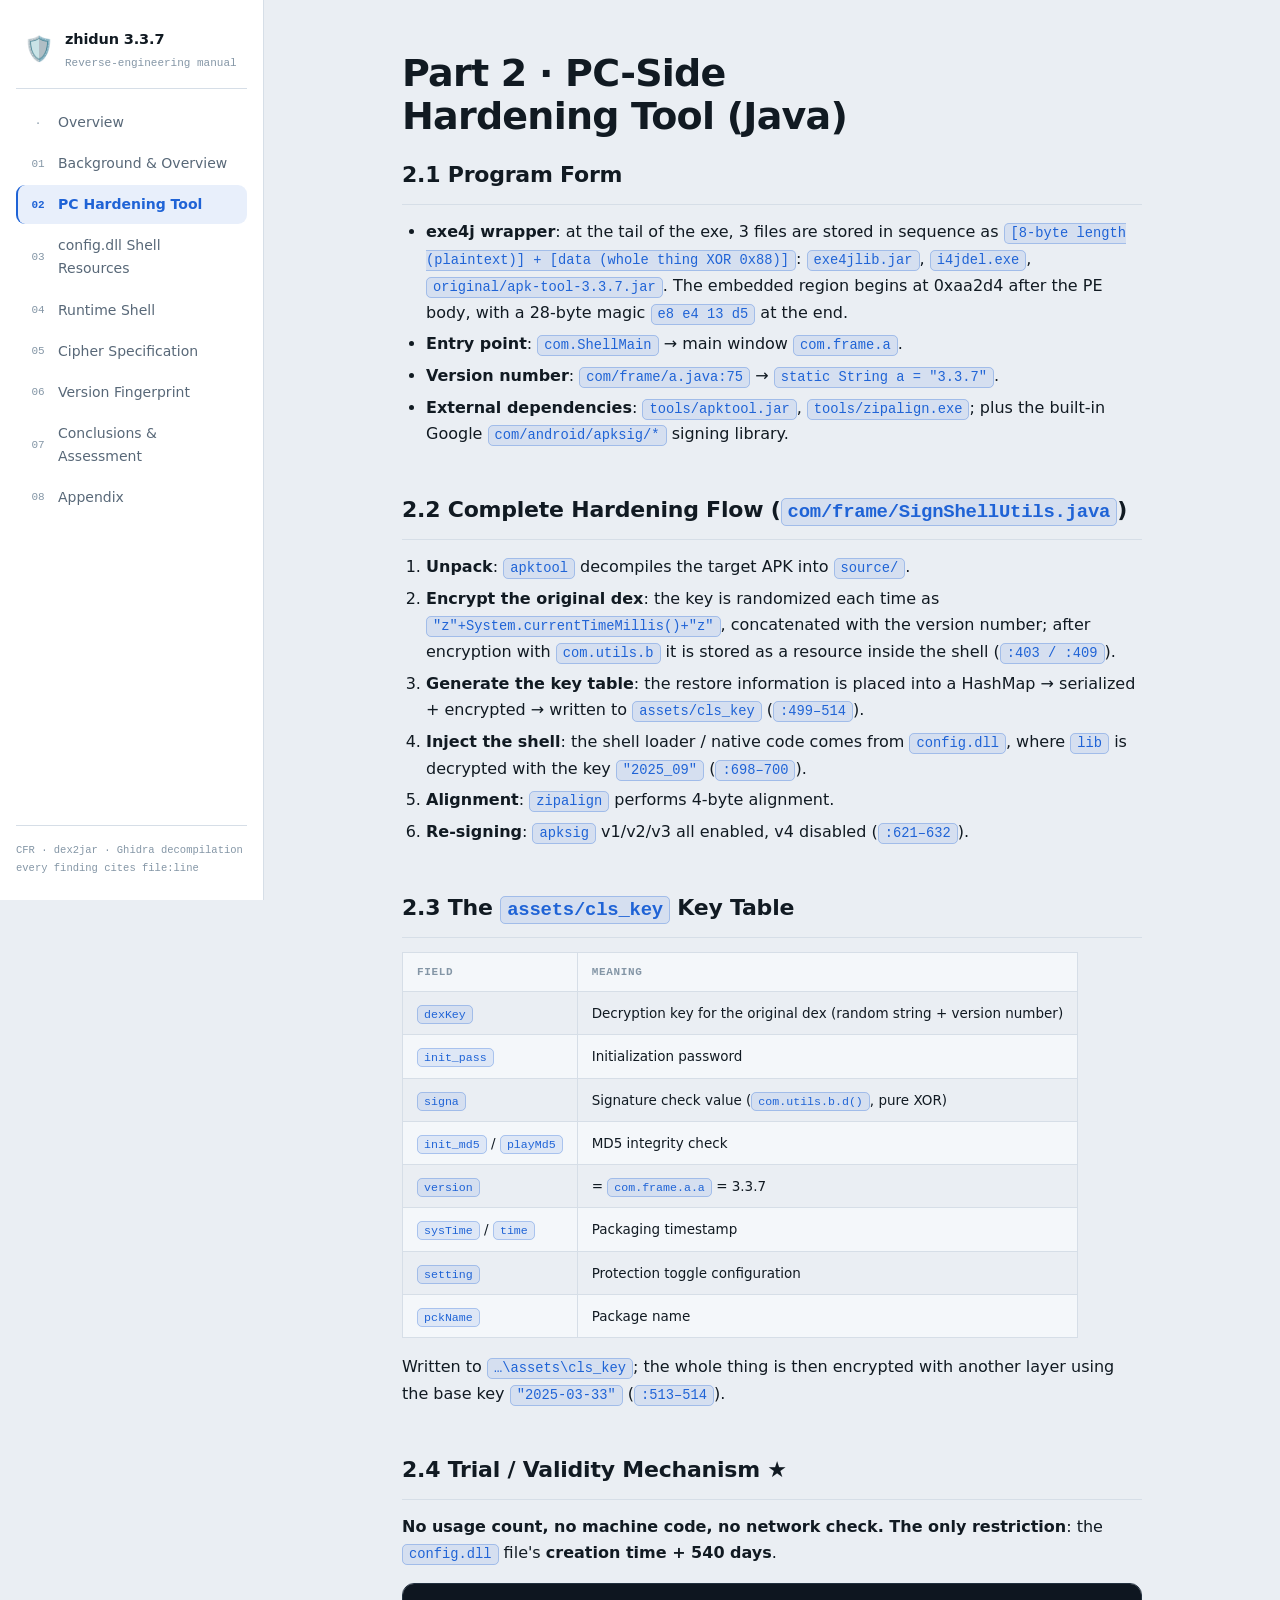
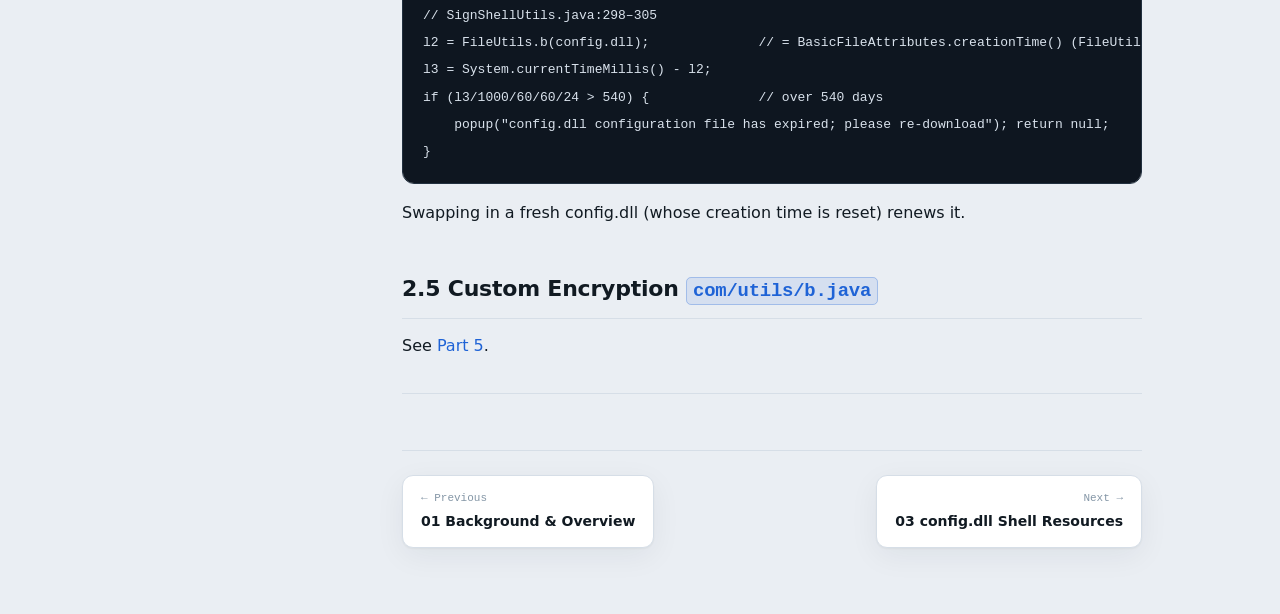
<file: docs/02.html>
<!doctype html>
<html lang="en">
<head>
<meta charset="utf-8">
<meta name="viewport" content="width=device-width, initial-scale=1">
<title>PC Hardening Tool · zhidun 3.3.7 — Technical Manual</title>
<link rel="stylesheet" href="assets/site.css">
</head>
<body>
<button id="navtoggle" aria-label="Menu">☰ Menu</button>
<div class="layout">
  <aside class="sidebar">
    <a class="brand" href="index.html">
      <span class="logo">🛡️</span>
      <span><b>zhidun 3.3.7</b><small>Reverse-engineering manual</small></span>
    </a>
    <nav class="nav">
<a href="index.html"><span class="n">·</span><span class="t">Overview</span></a>
<a href="01.html"><span class="n">01</span><span class="t">Background & Overview</span></a>
<a href="02.html" class="active"><span class="n">02</span><span class="t">PC Hardening Tool</span></a>
<a href="03.html"><span class="n">03</span><span class="t">config.dll Shell Resources</span></a>
<a href="04.html"><span class="n">04</span><span class="t">Runtime Shell</span></a>
<a href="05.html"><span class="n">05</span><span class="t">Cipher Specification</span></a>
<a href="06.html"><span class="n">06</span><span class="t">Version Fingerprint</span></a>
<a href="07.html"><span class="n">07</span><span class="t">Conclusions & Assessment</span></a>
<a href="08.html"><span class="n">08</span><span class="t">Appendix</span></a>
    </nav>
    <div class="side-foot">CFR · dex2jar · Ghidra decompilation<br>every finding cites file:line</div>
  </aside>
  <main class="content">
    <div class="inner">
<h1>Part 2 · PC-Side Hardening Tool (Java)</h1>
<h2>2.1 Program Form</h2>
<ul>
<li><strong>exe4j wrapper</strong>: at the tail of the exe, 3 files are stored in sequence as <code>[8-byte length (plaintext)] + [data (whole thing XOR 0x88)]</code>: <code>exe4jlib.jar</code>, <code>i4jdel.exe</code>, <code>original/apk-tool-3.3.7.jar</code>. The embedded region begins at 0xaa2d4 after the PE body, with a 28-byte magic <code>e8 e4 13 d5</code> at the end.</li>
<li><strong>Entry point</strong>: <code>com.ShellMain</code> → main window <code>com.frame.a</code>.</li>
<li><strong>Version number</strong>: <code>com/frame/a.java:75</code> → <code>static String a = &quot;3.3.7&quot;</code>.</li>
<li><strong>External dependencies</strong>: <code>tools/apktool.jar</code>, <code>tools/zipalign.exe</code>; plus the built-in Google <code>com/android/apksig/*</code> signing library.</li>
</ul>
<h2>2.2 Complete Hardening Flow (<code>com/frame/SignShellUtils.java</code>)</h2>
<ol>
<li><strong>Unpack</strong>: <code>apktool</code> decompiles the target APK into <code>source/</code>.</li>
<li><strong>Encrypt the original dex</strong>: the key is randomized each time as <code>&quot;z&quot;+System.currentTimeMillis()+&quot;z&quot;</code>, concatenated with the version number; after encryption with <code>com.utils.b</code> it is stored as a resource inside the shell (<code>:403 / :409</code>).</li>
<li><strong>Generate the key table</strong>: the restore information is placed into a HashMap → serialized + encrypted → written to <code>assets/cls_key</code> (<code>:499–514</code>).</li>
<li><strong>Inject the shell</strong>: the shell loader / native code comes from <code>config.dll</code>, where <code>lib</code> is decrypted with the key <code>&quot;2025_09&quot;</code> (<code>:698–700</code>).</li>
<li><strong>Alignment</strong>: <code>zipalign</code> performs 4-byte alignment.</li>
<li><strong>Re-signing</strong>: <code>apksig</code> v1/v2/v3 all enabled, v4 disabled (<code>:621–632</code>).</li>
</ol>
<h2>2.3 The <code>assets/cls_key</code> Key Table</h2>
<table>
<thead>
<tr>
<th>Field</th>
<th>Meaning</th>
</tr>
</thead>
<tbody>
<tr>
<td><code>dexKey</code></td>
<td>Decryption key for the original dex (random string + version number)</td>
</tr>
<tr>
<td><code>init_pass</code></td>
<td>Initialization password</td>
</tr>
<tr>
<td><code>signa</code></td>
<td>Signature check value (<code>com.utils.b.d()</code>, pure XOR)</td>
</tr>
<tr>
<td><code>init_md5</code> / <code>playMd5</code></td>
<td>MD5 integrity check</td>
</tr>
<tr>
<td><code>version</code></td>
<td>= <code>com.frame.a.a</code> = 3.3.7</td>
</tr>
<tr>
<td><code>sysTime</code> / <code>time</code></td>
<td>Packaging timestamp</td>
</tr>
<tr>
<td><code>setting</code></td>
<td>Protection toggle configuration</td>
</tr>
<tr>
<td><code>pckName</code></td>
<td>Package name</td>
</tr>
</tbody>
</table>
<p>Written to <code>…\assets\cls_key</code>; the whole thing is then encrypted with another layer using the base key <code>&quot;2025-03-33&quot;</code> (<code>:513–514</code>).</p>
<h2>2.4 Trial / Validity Mechanism ★</h2>
<p><strong>No usage count, no machine code, no network check. The only restriction</strong>: the <code>config.dll</code> file's <strong>creation time + 540 days</strong>.</p>
<pre><code class="language-java">// SignShellUtils.java:298–305
l2 = FileUtils.b(config.dll);              // = BasicFileAttributes.creationTime() (FileUtils.java:110-114)
l3 = System.currentTimeMillis() - l2;
if (l3/1000/60/60/24 &gt; 540) {              // over 540 days
    popup(&quot;config.dll configuration file has expired; please re-download&quot;); return null;
}
</code></pre>
<p>Swapping in a fresh config.dll (whose creation time is reset) renews it.</p>
<h2>2.5 Custom Encryption <code>com/utils/b.java</code></h2>
<p>See <a href="#part-5">Part 5</a>.</p>
<hr />

<nav class="prevnext"><a class="pn prev" href="01.html"><span>← Previous</span><b>01 Background & Overview</b></a><a class="pn next" href="03.html"><span>Next →</span><b>03 config.dll Shell Resources</b></a></nav>
    </div>
  </main>
</div>
<script>
  var t=document.getElementById('navtoggle'),s=document.querySelector('.sidebar');
  t&&t.addEventListener('click',function(){document.body.classList.toggle('nav-open');});
</script>
</body>
</html>
</file>
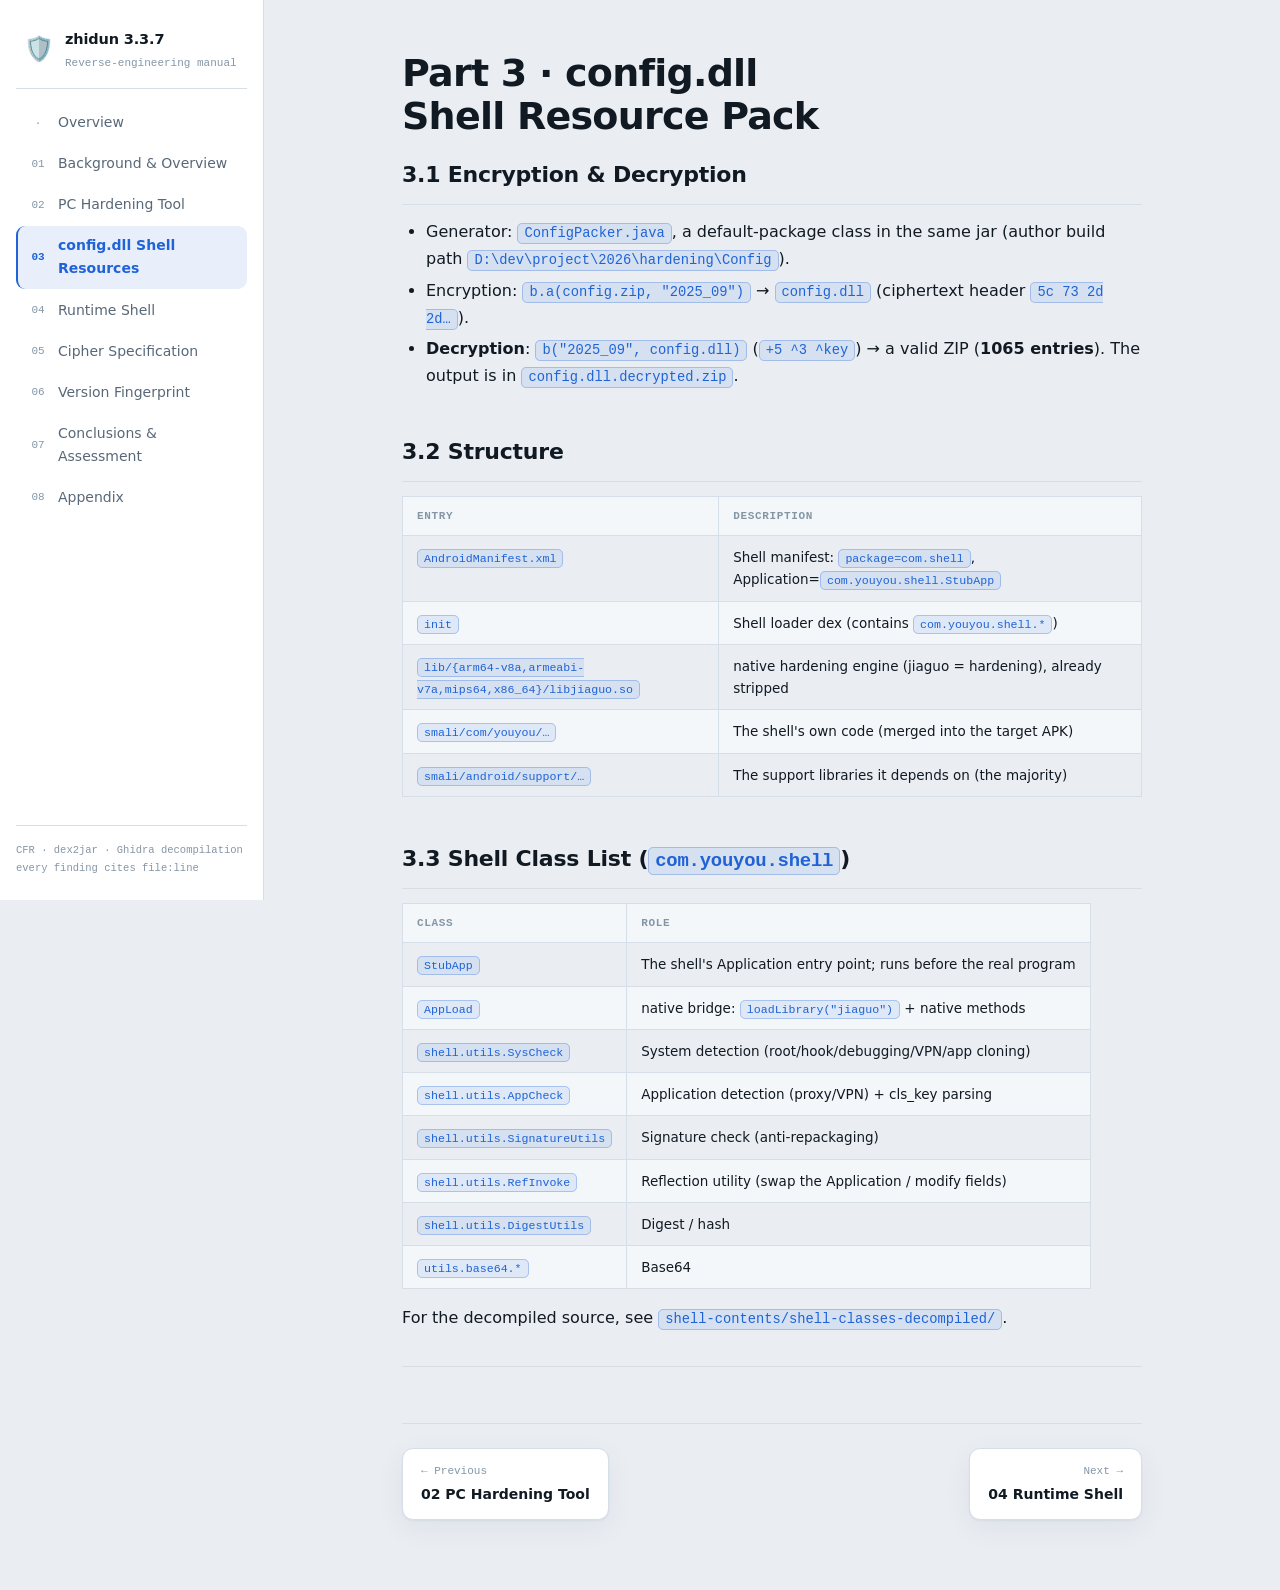
<file: docs/03.html>
<!doctype html>
<html lang="en">
<head>
<meta charset="utf-8">
<meta name="viewport" content="width=device-width, initial-scale=1">
<title>config.dll Shell Resources · zhidun 3.3.7 — Technical Manual</title>
<link rel="stylesheet" href="assets/site.css">
</head>
<body>
<button id="navtoggle" aria-label="Menu">☰ Menu</button>
<div class="layout">
  <aside class="sidebar">
    <a class="brand" href="index.html">
      <span class="logo">🛡️</span>
      <span><b>zhidun 3.3.7</b><small>Reverse-engineering manual</small></span>
    </a>
    <nav class="nav">
<a href="index.html"><span class="n">·</span><span class="t">Overview</span></a>
<a href="01.html"><span class="n">01</span><span class="t">Background & Overview</span></a>
<a href="02.html"><span class="n">02</span><span class="t">PC Hardening Tool</span></a>
<a href="03.html" class="active"><span class="n">03</span><span class="t">config.dll Shell Resources</span></a>
<a href="04.html"><span class="n">04</span><span class="t">Runtime Shell</span></a>
<a href="05.html"><span class="n">05</span><span class="t">Cipher Specification</span></a>
<a href="06.html"><span class="n">06</span><span class="t">Version Fingerprint</span></a>
<a href="07.html"><span class="n">07</span><span class="t">Conclusions & Assessment</span></a>
<a href="08.html"><span class="n">08</span><span class="t">Appendix</span></a>
    </nav>
    <div class="side-foot">CFR · dex2jar · Ghidra decompilation<br>every finding cites file:line</div>
  </aside>
  <main class="content">
    <div class="inner">
<h1>Part 3 · config.dll Shell Resource Pack</h1>
<h2>3.1 Encryption &amp; Decryption</h2>
<ul>
<li>Generator: <code>ConfigPacker.java</code>, a default-package class in the same jar (author build path <code>D:\dev\project\2026\hardening\Config</code>).</li>
<li>Encryption: <code>b.a(config.zip, &quot;2025_09&quot;)</code> → <code>config.dll</code> (ciphertext header <code>5c 73 2d 2d…</code>).</li>
<li><strong>Decryption</strong>: <code>b(&quot;2025_09&quot;, config.dll)</code> (<code>+5 ^3 ^key</code>) → a valid ZIP (<strong>1065 entries</strong>). The output is in <code>config.dll.decrypted.zip</code>.</li>
</ul>
<h2>3.2 Structure</h2>
<table>
<thead>
<tr>
<th>Entry</th>
<th>Description</th>
</tr>
</thead>
<tbody>
<tr>
<td><code>AndroidManifest.xml</code></td>
<td>Shell manifest: <code>package=com.shell</code>, Application=<code>com.youyou.shell.StubApp</code></td>
</tr>
<tr>
<td><code>init</code></td>
<td>Shell loader dex (contains <code>com.youyou.shell.*</code>)</td>
</tr>
<tr>
<td><code>lib/{arm64-v8a,armeabi-v7a,mips64,x86_64}/libjiaguo.so</code></td>
<td>native hardening engine (jiaguo = hardening), already stripped</td>
</tr>
<tr>
<td><code>smali/com/youyou/…</code></td>
<td>The shell's own code (merged into the target APK)</td>
</tr>
<tr>
<td><code>smali/android/support/…</code></td>
<td>The support libraries it depends on (the majority)</td>
</tr>
</tbody>
</table>
<h2>3.3 Shell Class List (<code>com.youyou.shell</code>)</h2>
<table>
<thead>
<tr>
<th>Class</th>
<th>Role</th>
</tr>
</thead>
<tbody>
<tr>
<td><code>StubApp</code></td>
<td>The shell's Application entry point; runs before the real program</td>
</tr>
<tr>
<td><code>AppLoad</code></td>
<td>native bridge: <code>loadLibrary(&quot;jiaguo&quot;)</code> + native methods</td>
</tr>
<tr>
<td><code>shell.utils.SysCheck</code></td>
<td>System detection (root/hook/debugging/VPN/app cloning)</td>
</tr>
<tr>
<td><code>shell.utils.AppCheck</code></td>
<td>Application detection (proxy/VPN) + cls_key parsing</td>
</tr>
<tr>
<td><code>shell.utils.SignatureUtils</code></td>
<td>Signature check (anti-repackaging)</td>
</tr>
<tr>
<td><code>shell.utils.RefInvoke</code></td>
<td>Reflection utility (swap the Application / modify fields)</td>
</tr>
<tr>
<td><code>shell.utils.DigestUtils</code></td>
<td>Digest / hash</td>
</tr>
<tr>
<td><code>utils.base64.*</code></td>
<td>Base64</td>
</tr>
</tbody>
</table>
<p>For the decompiled source, see <code>shell-contents/shell-classes-decompiled/</code>.</p>
<hr />

<nav class="prevnext"><a class="pn prev" href="02.html"><span>← Previous</span><b>02 PC Hardening Tool</b></a><a class="pn next" href="04.html"><span>Next →</span><b>04 Runtime Shell</b></a></nav>
    </div>
  </main>
</div>
<script>
  var t=document.getElementById('navtoggle'),s=document.querySelector('.sidebar');
  t&&t.addEventListener('click',function(){document.body.classList.toggle('nav-open');});
</script>
</body>
</html>
</file>
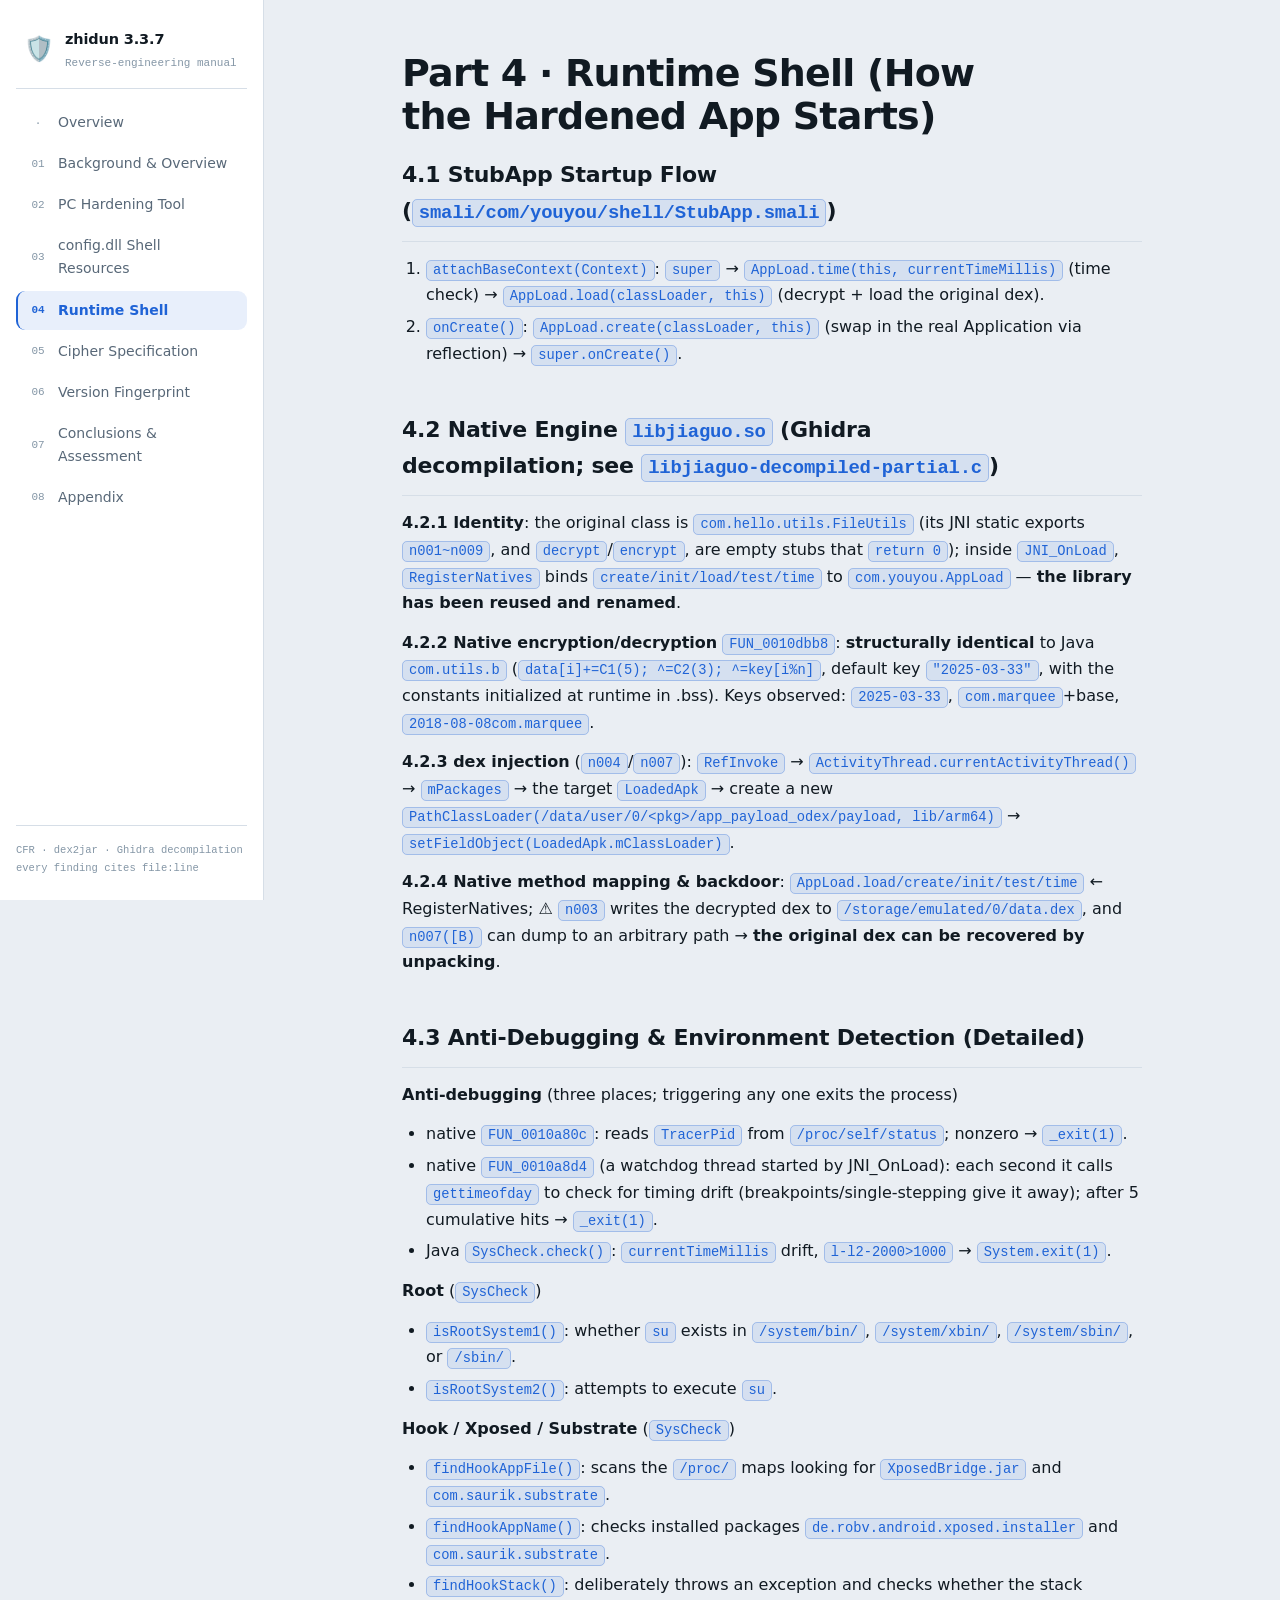
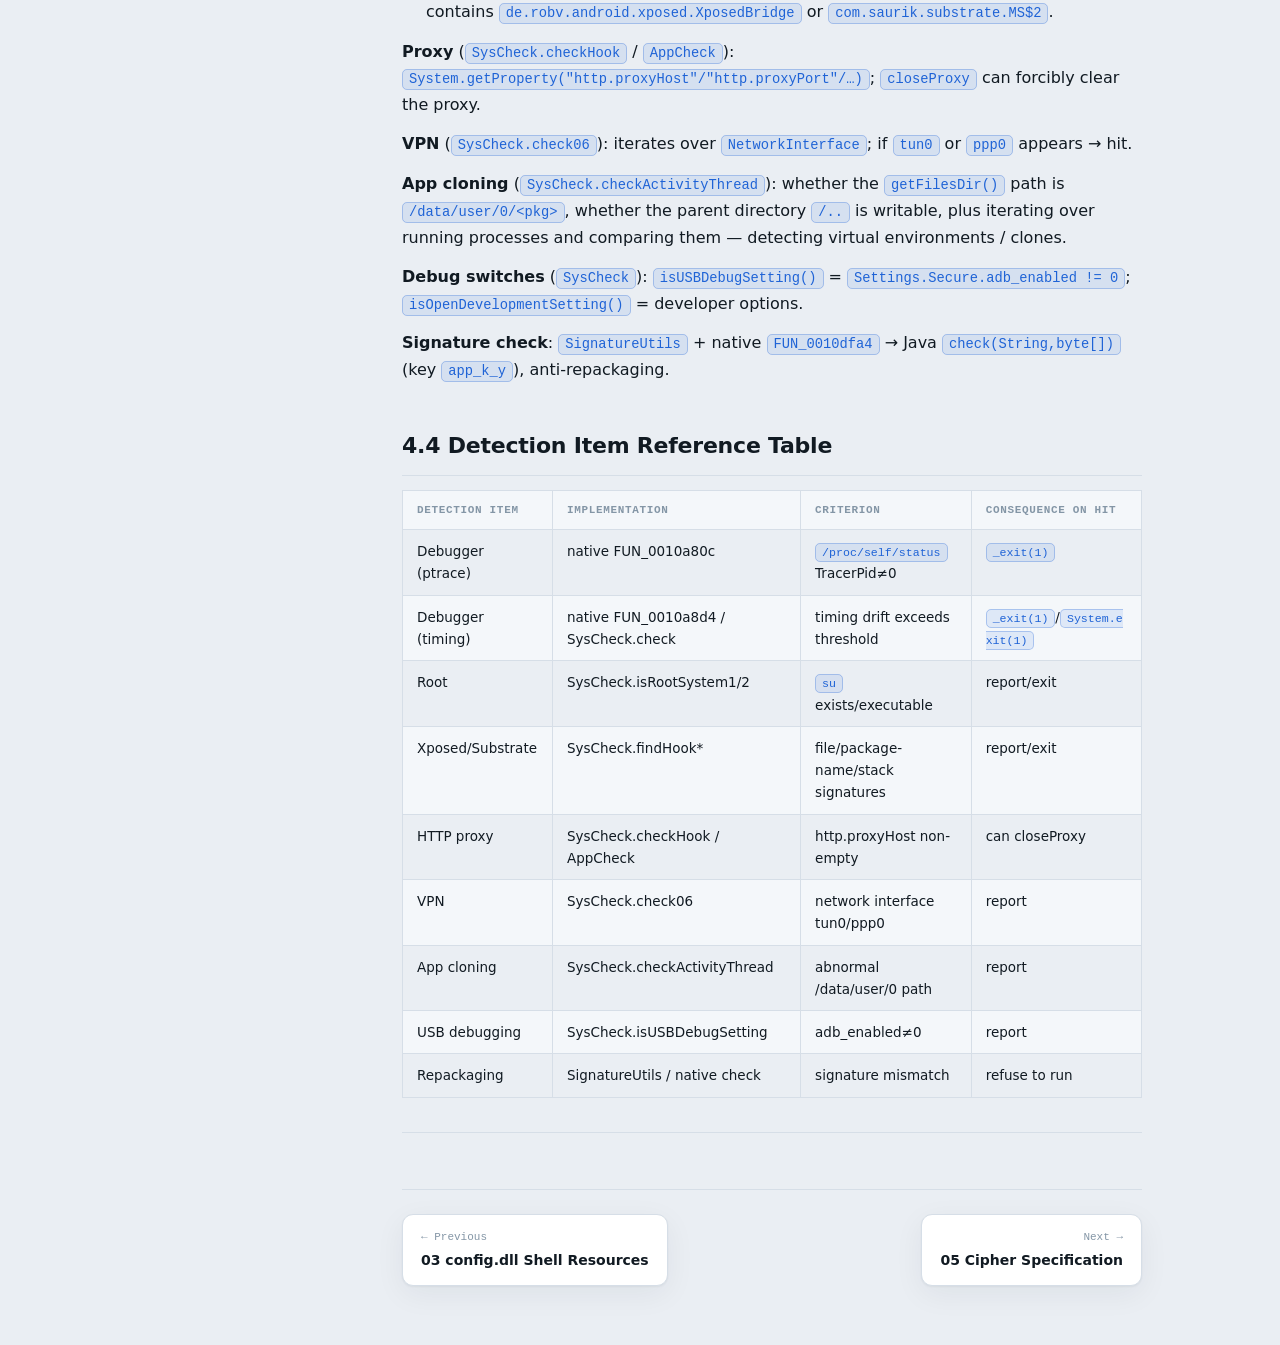
<file: docs/04.html>
<!doctype html>
<html lang="en">
<head>
<meta charset="utf-8">
<meta name="viewport" content="width=device-width, initial-scale=1">
<title>Runtime Shell · zhidun 3.3.7 — Technical Manual</title>
<link rel="stylesheet" href="assets/site.css">
</head>
<body>
<button id="navtoggle" aria-label="Menu">☰ Menu</button>
<div class="layout">
  <aside class="sidebar">
    <a class="brand" href="index.html">
      <span class="logo">🛡️</span>
      <span><b>zhidun 3.3.7</b><small>Reverse-engineering manual</small></span>
    </a>
    <nav class="nav">
<a href="index.html"><span class="n">·</span><span class="t">Overview</span></a>
<a href="01.html"><span class="n">01</span><span class="t">Background & Overview</span></a>
<a href="02.html"><span class="n">02</span><span class="t">PC Hardening Tool</span></a>
<a href="03.html"><span class="n">03</span><span class="t">config.dll Shell Resources</span></a>
<a href="04.html" class="active"><span class="n">04</span><span class="t">Runtime Shell</span></a>
<a href="05.html"><span class="n">05</span><span class="t">Cipher Specification</span></a>
<a href="06.html"><span class="n">06</span><span class="t">Version Fingerprint</span></a>
<a href="07.html"><span class="n">07</span><span class="t">Conclusions & Assessment</span></a>
<a href="08.html"><span class="n">08</span><span class="t">Appendix</span></a>
    </nav>
    <div class="side-foot">CFR · dex2jar · Ghidra decompilation<br>every finding cites file:line</div>
  </aside>
  <main class="content">
    <div class="inner">
<h1>Part 4 · Runtime Shell (How the Hardened App Starts)</h1>
<h2>4.1 StubApp Startup Flow (<code>smali/com/youyou/shell/StubApp.smali</code>)</h2>
<ol>
<li><code>attachBaseContext(Context)</code>: <code>super</code> → <code>AppLoad.time(this, currentTimeMillis)</code> (time check) → <code>AppLoad.load(classLoader, this)</code> (decrypt + load the original dex).</li>
<li><code>onCreate()</code>: <code>AppLoad.create(classLoader, this)</code> (swap in the real Application via reflection) → <code>super.onCreate()</code>.</li>
</ol>
<h2>4.2 Native Engine <code>libjiaguo.so</code> (Ghidra decompilation; see <code>libjiaguo-decompiled-partial.c</code>)</h2>
<p><strong>4.2.1 Identity</strong>: the original class is <code>com.hello.utils.FileUtils</code> (its JNI static exports <code>n001~n009</code>, and <code>decrypt</code>/<code>encrypt</code>, are empty stubs that <code>return 0</code>); inside <code>JNI_OnLoad</code>, <code>RegisterNatives</code> binds <code>create/init/load/test/time</code> to <code>com.youyou.AppLoad</code> — <strong>the library has been reused and renamed</strong>.</p>
<p><strong>4.2.2 Native encryption/decryption</strong> <code>FUN_0010dbb8</code>: <strong>structurally identical</strong> to Java <code>com.utils.b</code> (<code>data[i]+=C1(5); ^=C2(3); ^=key[i%n]</code>, default key <code>&quot;2025-03-33&quot;</code>, with the constants initialized at runtime in .bss). Keys observed: <code>2025-03-33</code>, <code>com.marquee</code>+base, <code>2018-08-08com.marquee</code>.</p>
<p><strong>4.2.3 dex injection</strong> (<code>n004</code>/<code>n007</code>): <code>RefInvoke</code> → <code>ActivityThread.currentActivityThread()</code> → <code>mPackages</code> → the target <code>LoadedApk</code> → create a new <code>PathClassLoader(/data/user/0/&lt;pkg&gt;/app_payload_odex/payload, lib/arm64)</code> → <code>setFieldObject(LoadedApk.mClassLoader)</code>.</p>
<p><strong>4.2.4 Native method mapping &amp; backdoor</strong>: <code>AppLoad.load/create/init/test/time</code> ← RegisterNatives; ⚠ <code>n003</code> writes the decrypted dex to <code>/storage/emulated/0/data.dex</code>, and <code>n007([B)</code> can dump to an arbitrary path → <strong>the original dex can be recovered by unpacking</strong>.</p>
<h2>4.3 Anti-Debugging &amp; Environment Detection (Detailed)</h2>
<p><strong>Anti-debugging</strong> (three places; triggering any one exits the process)</p>
<ul>
<li>native <code>FUN_0010a80c</code>: reads <code>TracerPid</code> from <code>/proc/self/status</code>; nonzero → <code>_exit(1)</code>.</li>
<li>native <code>FUN_0010a8d4</code> (a watchdog thread started by JNI_OnLoad): each second it calls <code>gettimeofday</code> to check for timing drift (breakpoints/single-stepping give it away); after 5 cumulative hits → <code>_exit(1)</code>.</li>
<li>Java <code>SysCheck.check()</code>: <code>currentTimeMillis</code> drift, <code>l-l2-2000&gt;1000</code> → <code>System.exit(1)</code>.</li>
</ul>
<p><strong>Root</strong> (<code>SysCheck</code>)</p>
<ul>
<li><code>isRootSystem1()</code>: whether <code>su</code> exists in <code>/system/bin/</code>, <code>/system/xbin/</code>, <code>/system/sbin/</code>, or <code>/sbin/</code>.</li>
<li><code>isRootSystem2()</code>: attempts to execute <code>su</code>.</li>
</ul>
<p><strong>Hook / Xposed / Substrate</strong> (<code>SysCheck</code>)</p>
<ul>
<li><code>findHookAppFile()</code>: scans the <code>/proc/</code> maps looking for <code>XposedBridge.jar</code> and <code>com.saurik.substrate</code>.</li>
<li><code>findHookAppName()</code>: checks installed packages <code>de.robv.android.xposed.installer</code> and <code>com.saurik.substrate</code>.</li>
<li><code>findHookStack()</code>: deliberately throws an exception and checks whether the stack contains <code>de.robv.android.xposed.XposedBridge</code> or <code>com.saurik.substrate.MS$2</code>.</li>
</ul>
<p><strong>Proxy</strong> (<code>SysCheck.checkHook</code> / <code>AppCheck</code>): <code>System.getProperty(&quot;http.proxyHost&quot;/&quot;http.proxyPort&quot;/…)</code>; <code>closeProxy</code> can forcibly clear the proxy.</p>
<p><strong>VPN</strong> (<code>SysCheck.check06</code>): iterates over <code>NetworkInterface</code>; if <code>tun0</code> or <code>ppp0</code> appears → hit.</p>
<p><strong>App cloning</strong> (<code>SysCheck.checkActivityThread</code>): whether the <code>getFilesDir()</code> path is <code>/data/user/0/&lt;pkg&gt;</code>, whether the parent directory <code>/..</code> is writable, plus iterating over running processes and comparing them — detecting virtual environments / clones.</p>
<p><strong>Debug switches</strong> (<code>SysCheck</code>): <code>isUSBDebugSetting()</code> = <code>Settings.Secure.adb_enabled != 0</code>; <code>isOpenDevelopmentSetting()</code> = developer options.</p>
<p><strong>Signature check</strong>: <code>SignatureUtils</code> + native <code>FUN_0010dfa4</code> → Java <code>check(String,byte[])</code> (key <code>app_k_y</code>), anti-repackaging.</p>
<h2>4.4 Detection Item Reference Table</h2>
<table>
<thead>
<tr>
<th>Detection item</th>
<th>Implementation</th>
<th>Criterion</th>
<th>Consequence on hit</th>
</tr>
</thead>
<tbody>
<tr>
<td>Debugger (ptrace)</td>
<td>native FUN_0010a80c</td>
<td><code>/proc/self/status</code> TracerPid≠0</td>
<td><code>_exit(1)</code></td>
</tr>
<tr>
<td>Debugger (timing)</td>
<td>native FUN_0010a8d4 / SysCheck.check</td>
<td>timing drift exceeds threshold</td>
<td><code>_exit(1)</code>/<code>System.exit(1)</code></td>
</tr>
<tr>
<td>Root</td>
<td>SysCheck.isRootSystem1/2</td>
<td><code>su</code> exists/executable</td>
<td>report/exit</td>
</tr>
<tr>
<td>Xposed/Substrate</td>
<td>SysCheck.findHook*</td>
<td>file/package-name/stack signatures</td>
<td>report/exit</td>
</tr>
<tr>
<td>HTTP proxy</td>
<td>SysCheck.checkHook / AppCheck</td>
<td>http.proxyHost non-empty</td>
<td>can closeProxy</td>
</tr>
<tr>
<td>VPN</td>
<td>SysCheck.check06</td>
<td>network interface tun0/ppp0</td>
<td>report</td>
</tr>
<tr>
<td>App cloning</td>
<td>SysCheck.checkActivityThread</td>
<td>abnormal /data/user/0 path</td>
<td>report</td>
</tr>
<tr>
<td>USB debugging</td>
<td>SysCheck.isUSBDebugSetting</td>
<td>adb_enabled≠0</td>
<td>report</td>
</tr>
<tr>
<td>Repackaging</td>
<td>SignatureUtils / native check</td>
<td>signature mismatch</td>
<td>refuse to run</td>
</tr>
</tbody>
</table>
<hr />

<nav class="prevnext"><a class="pn prev" href="03.html"><span>← Previous</span><b>03 config.dll Shell Resources</b></a><a class="pn next" href="05.html"><span>Next →</span><b>05 Cipher Specification</b></a></nav>
    </div>
  </main>
</div>
<script>
  var t=document.getElementById('navtoggle'),s=document.querySelector('.sidebar');
  t&&t.addEventListener('click',function(){document.body.classList.toggle('nav-open');});
</script>
</body>
</html>
</file>
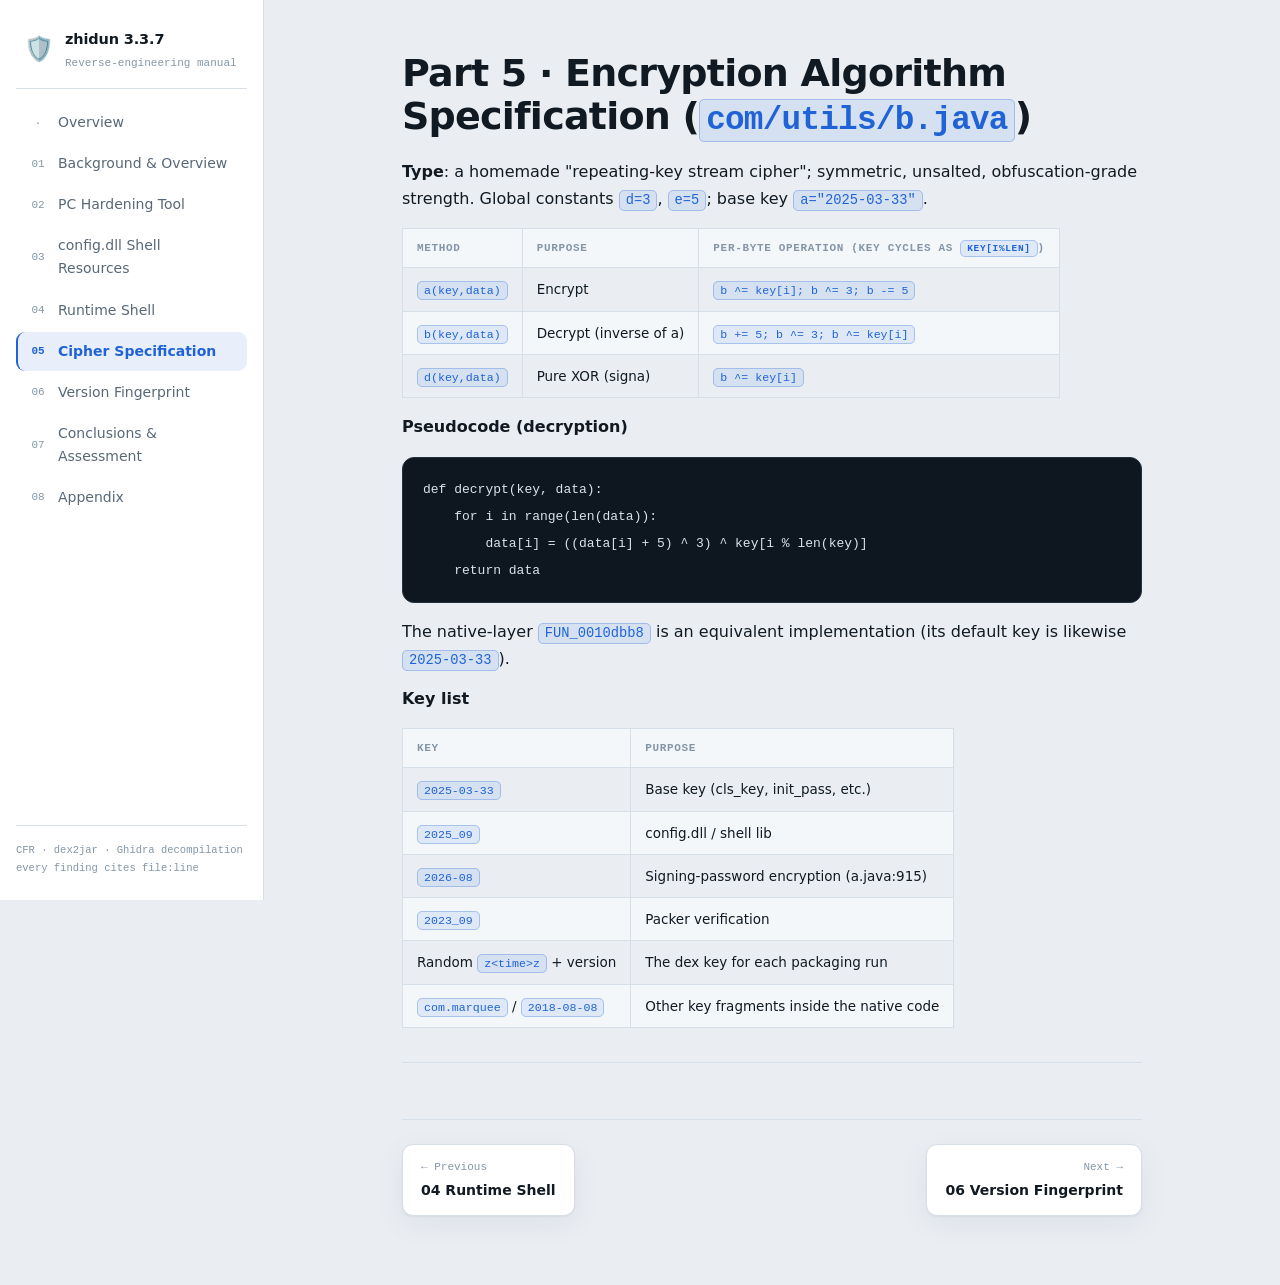
<file: docs/05.html>
<!doctype html>
<html lang="en">
<head>
<meta charset="utf-8">
<meta name="viewport" content="width=device-width, initial-scale=1">
<title>Cipher Specification · zhidun 3.3.7 — Technical Manual</title>
<link rel="stylesheet" href="assets/site.css">
</head>
<body>
<button id="navtoggle" aria-label="Menu">☰ Menu</button>
<div class="layout">
  <aside class="sidebar">
    <a class="brand" href="index.html">
      <span class="logo">🛡️</span>
      <span><b>zhidun 3.3.7</b><small>Reverse-engineering manual</small></span>
    </a>
    <nav class="nav">
<a href="index.html"><span class="n">·</span><span class="t">Overview</span></a>
<a href="01.html"><span class="n">01</span><span class="t">Background & Overview</span></a>
<a href="02.html"><span class="n">02</span><span class="t">PC Hardening Tool</span></a>
<a href="03.html"><span class="n">03</span><span class="t">config.dll Shell Resources</span></a>
<a href="04.html"><span class="n">04</span><span class="t">Runtime Shell</span></a>
<a href="05.html" class="active"><span class="n">05</span><span class="t">Cipher Specification</span></a>
<a href="06.html"><span class="n">06</span><span class="t">Version Fingerprint</span></a>
<a href="07.html"><span class="n">07</span><span class="t">Conclusions & Assessment</span></a>
<a href="08.html"><span class="n">08</span><span class="t">Appendix</span></a>
    </nav>
    <div class="side-foot">CFR · dex2jar · Ghidra decompilation<br>every finding cites file:line</div>
  </aside>
  <main class="content">
    <div class="inner">
<h1>Part 5 · Encryption Algorithm Specification (<code>com/utils/b.java</code>)</h1>
<p><strong>Type</strong>: a homemade &quot;repeating-key stream cipher&quot;; symmetric, unsalted, obfuscation-grade strength. Global constants <code>d=3</code>, <code>e=5</code>; base key <code>a=&quot;2025-03-33&quot;</code>.</p>
<table>
<thead>
<tr>
<th>Method</th>
<th>Purpose</th>
<th>Per-byte operation (key cycles as <code>key[i%len]</code>)</th>
</tr>
</thead>
<tbody>
<tr>
<td><code>a(key,data)</code></td>
<td>Encrypt</td>
<td><code>b ^= key[i]; b ^= 3; b -= 5</code></td>
</tr>
<tr>
<td><code>b(key,data)</code></td>
<td>Decrypt (inverse of a)</td>
<td><code>b += 5; b ^= 3; b ^= key[i]</code></td>
</tr>
<tr>
<td><code>d(key,data)</code></td>
<td>Pure XOR (signa)</td>
<td><code>b ^= key[i]</code></td>
</tr>
</tbody>
</table>
<p><strong>Pseudocode (decryption)</strong></p>
<pre><code>def decrypt(key, data):
    for i in range(len(data)):
        data[i] = ((data[i] + 5) ^ 3) ^ key[i % len(key)]
    return data
</code></pre>
<p>The native-layer <code>FUN_0010dbb8</code> is an equivalent implementation (its default key is likewise <code>2025-03-33</code>).</p>
<p><strong>Key list</strong></p>
<table>
<thead>
<tr>
<th>Key</th>
<th>Purpose</th>
</tr>
</thead>
<tbody>
<tr>
<td><code>2025-03-33</code></td>
<td>Base key (cls_key, init_pass, etc.)</td>
</tr>
<tr>
<td><code>2025_09</code></td>
<td>config.dll / shell lib</td>
</tr>
<tr>
<td><code>2026-08</code></td>
<td>Signing-password encryption (a.java:915)</td>
</tr>
<tr>
<td><code>2023_09</code></td>
<td>Packer verification</td>
</tr>
<tr>
<td>Random <code>z&lt;time&gt;z</code> + version</td>
<td>The dex key for each packaging run</td>
</tr>
<tr>
<td><code>com.marquee</code> / <code>2018-08-08</code></td>
<td>Other key fragments inside the native code</td>
</tr>
</tbody>
</table>
<hr />

<nav class="prevnext"><a class="pn prev" href="04.html"><span>← Previous</span><b>04 Runtime Shell</b></a><a class="pn next" href="06.html"><span>Next →</span><b>06 Version Fingerprint</b></a></nav>
    </div>
  </main>
</div>
<script>
  var t=document.getElementById('navtoggle'),s=document.querySelector('.sidebar');
  t&&t.addEventListener('click',function(){document.body.classList.toggle('nav-open');});
</script>
</body>
</html>
</file>
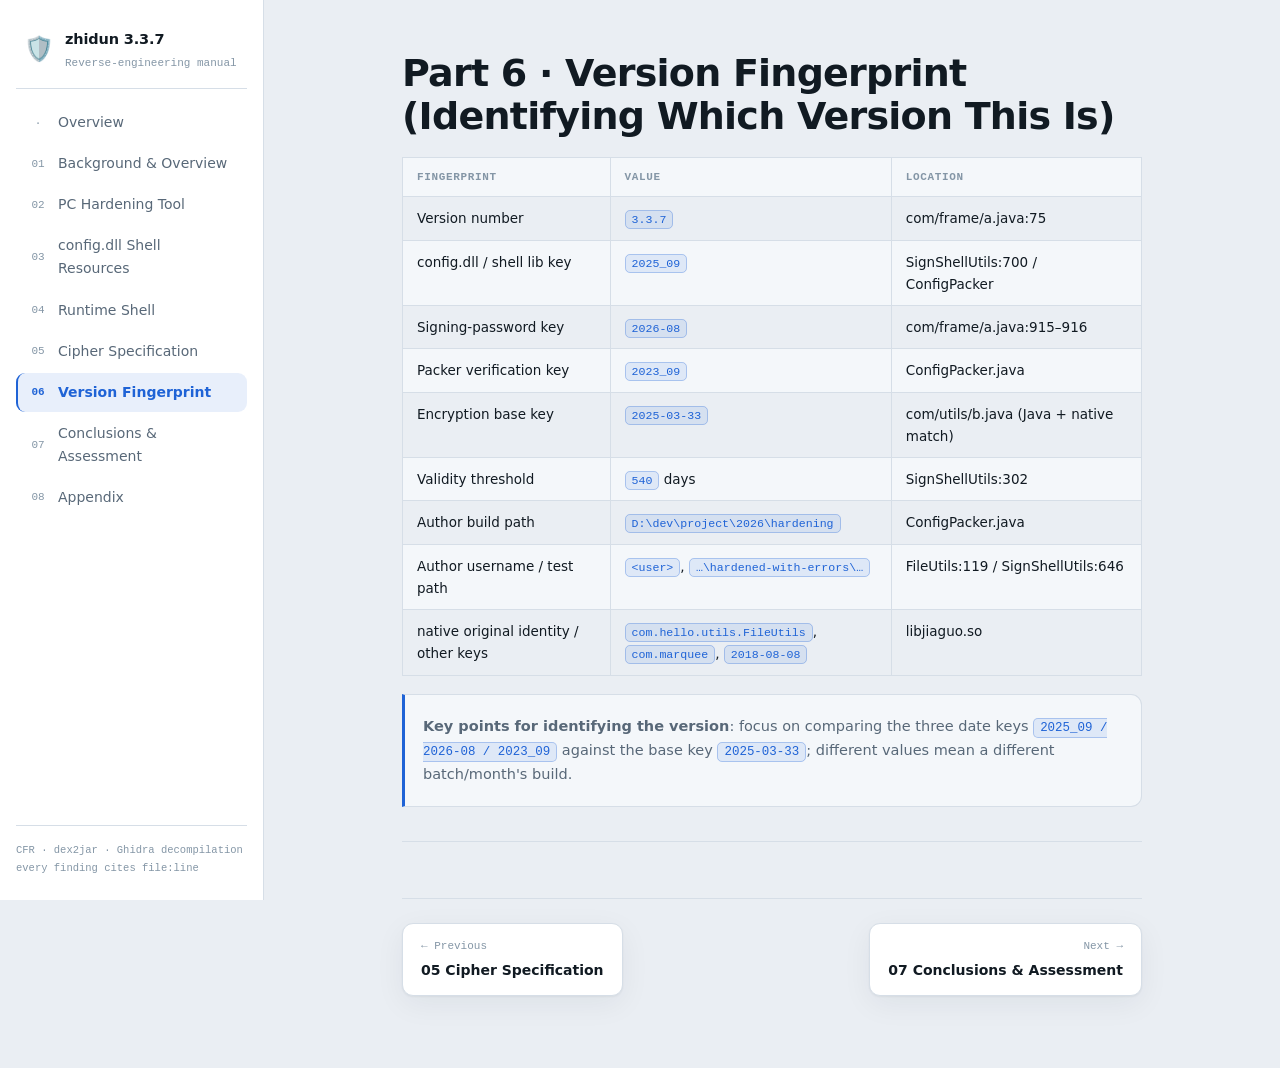
<file: docs/06.html>
<!doctype html>
<html lang="en">
<head>
<meta charset="utf-8">
<meta name="viewport" content="width=device-width, initial-scale=1">
<title>Version Fingerprint · zhidun 3.3.7 — Technical Manual</title>
<link rel="stylesheet" href="assets/site.css">
</head>
<body>
<button id="navtoggle" aria-label="Menu">☰ Menu</button>
<div class="layout">
  <aside class="sidebar">
    <a class="brand" href="index.html">
      <span class="logo">🛡️</span>
      <span><b>zhidun 3.3.7</b><small>Reverse-engineering manual</small></span>
    </a>
    <nav class="nav">
<a href="index.html"><span class="n">·</span><span class="t">Overview</span></a>
<a href="01.html"><span class="n">01</span><span class="t">Background & Overview</span></a>
<a href="02.html"><span class="n">02</span><span class="t">PC Hardening Tool</span></a>
<a href="03.html"><span class="n">03</span><span class="t">config.dll Shell Resources</span></a>
<a href="04.html"><span class="n">04</span><span class="t">Runtime Shell</span></a>
<a href="05.html"><span class="n">05</span><span class="t">Cipher Specification</span></a>
<a href="06.html" class="active"><span class="n">06</span><span class="t">Version Fingerprint</span></a>
<a href="07.html"><span class="n">07</span><span class="t">Conclusions & Assessment</span></a>
<a href="08.html"><span class="n">08</span><span class="t">Appendix</span></a>
    </nav>
    <div class="side-foot">CFR · dex2jar · Ghidra decompilation<br>every finding cites file:line</div>
  </aside>
  <main class="content">
    <div class="inner">
<h1>Part 6 · Version Fingerprint (Identifying Which Version This Is)</h1>
<table>
<thead>
<tr>
<th>Fingerprint</th>
<th>Value</th>
<th>Location</th>
</tr>
</thead>
<tbody>
<tr>
<td>Version number</td>
<td><code>3.3.7</code></td>
<td>com/frame/a.java:75</td>
</tr>
<tr>
<td>config.dll / shell lib key</td>
<td><code>2025_09</code></td>
<td>SignShellUtils:700 / ConfigPacker</td>
</tr>
<tr>
<td>Signing-password key</td>
<td><code>2026-08</code></td>
<td>com/frame/a.java:915–916</td>
</tr>
<tr>
<td>Packer verification key</td>
<td><code>2023_09</code></td>
<td>ConfigPacker.java</td>
</tr>
<tr>
<td>Encryption base key</td>
<td><code>2025-03-33</code></td>
<td>com/utils/b.java (Java + native match)</td>
</tr>
<tr>
<td>Validity threshold</td>
<td><code>540</code> days</td>
<td>SignShellUtils:302</td>
</tr>
<tr>
<td>Author build path</td>
<td><code>D:\dev\project\2026\hardening</code></td>
<td>ConfigPacker.java</td>
</tr>
<tr>
<td>Author username / test path</td>
<td><code>&lt;user&gt;</code>, <code>…\hardened-with-errors\…</code></td>
<td>FileUtils:119 / SignShellUtils:646</td>
</tr>
<tr>
<td>native original identity / other keys</td>
<td><code>com.hello.utils.FileUtils</code>, <code>com.marquee</code>, <code>2018-08-08</code></td>
<td>libjiaguo.so</td>
</tr>
</tbody>
</table>
<blockquote>
<p><strong>Key points for identifying the version</strong>: focus on comparing the three date keys <code>2025_09 / 2026-08 / 2023_09</code> against the base key <code>2025-03-33</code>; different values mean a different batch/month's build.</p>
</blockquote>
<hr />

<nav class="prevnext"><a class="pn prev" href="05.html"><span>← Previous</span><b>05 Cipher Specification</b></a><a class="pn next" href="07.html"><span>Next →</span><b>07 Conclusions & Assessment</b></a></nav>
    </div>
  </main>
</div>
<script>
  var t=document.getElementById('navtoggle'),s=document.querySelector('.sidebar');
  t&&t.addEventListener('click',function(){document.body.classList.toggle('nav-open');});
</script>
</body>
</html>
</file>
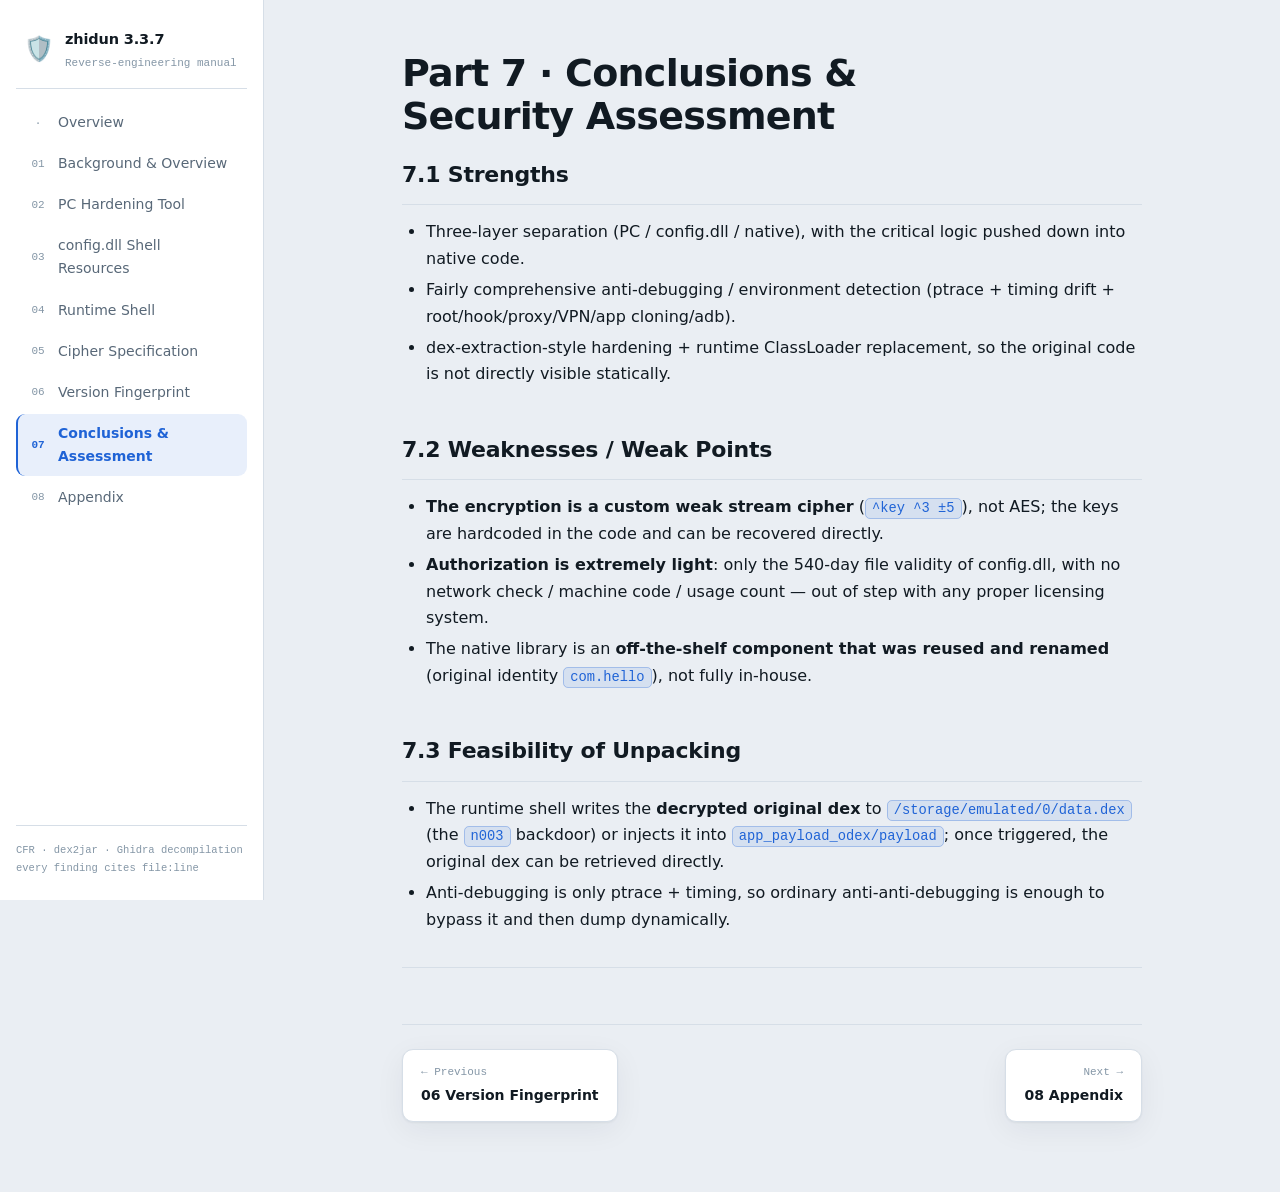
<file: docs/07.html>
<!doctype html>
<html lang="en">
<head>
<meta charset="utf-8">
<meta name="viewport" content="width=device-width, initial-scale=1">
<title>Conclusions & Assessment · zhidun 3.3.7 — Technical Manual</title>
<link rel="stylesheet" href="assets/site.css">
</head>
<body>
<button id="navtoggle" aria-label="Menu">☰ Menu</button>
<div class="layout">
  <aside class="sidebar">
    <a class="brand" href="index.html">
      <span class="logo">🛡️</span>
      <span><b>zhidun 3.3.7</b><small>Reverse-engineering manual</small></span>
    </a>
    <nav class="nav">
<a href="index.html"><span class="n">·</span><span class="t">Overview</span></a>
<a href="01.html"><span class="n">01</span><span class="t">Background & Overview</span></a>
<a href="02.html"><span class="n">02</span><span class="t">PC Hardening Tool</span></a>
<a href="03.html"><span class="n">03</span><span class="t">config.dll Shell Resources</span></a>
<a href="04.html"><span class="n">04</span><span class="t">Runtime Shell</span></a>
<a href="05.html"><span class="n">05</span><span class="t">Cipher Specification</span></a>
<a href="06.html"><span class="n">06</span><span class="t">Version Fingerprint</span></a>
<a href="07.html" class="active"><span class="n">07</span><span class="t">Conclusions & Assessment</span></a>
<a href="08.html"><span class="n">08</span><span class="t">Appendix</span></a>
    </nav>
    <div class="side-foot">CFR · dex2jar · Ghidra decompilation<br>every finding cites file:line</div>
  </aside>
  <main class="content">
    <div class="inner">
<h1>Part 7 · Conclusions &amp; Security Assessment</h1>
<h2>7.1 Strengths</h2>
<ul>
<li>Three-layer separation (PC / config.dll / native), with the critical logic pushed down into native code.</li>
<li>Fairly comprehensive anti-debugging / environment detection (ptrace + timing drift + root/hook/proxy/VPN/app cloning/adb).</li>
<li>dex-extraction-style hardening + runtime ClassLoader replacement, so the original code is not directly visible statically.</li>
</ul>
<h2>7.2 Weaknesses / Weak Points</h2>
<ul>
<li><strong>The encryption is a custom weak stream cipher</strong> (<code>^key ^3 ±5</code>), not AES; the keys are hardcoded in the code and can be recovered directly.</li>
<li><strong>Authorization is extremely light</strong>: only the 540-day file validity of config.dll, with no network check / machine code / usage count — out of step with any proper licensing system.</li>
<li>The native library is an <strong>off-the-shelf component that was reused and renamed</strong> (original identity <code>com.hello</code>), not fully in-house.</li>
</ul>
<h2>7.3 Feasibility of Unpacking</h2>
<ul>
<li>The runtime shell writes the <strong>decrypted original dex</strong> to <code>/storage/emulated/0/data.dex</code> (the <code>n003</code> backdoor) or injects it into <code>app_payload_odex/payload</code>; once triggered, the original dex can be retrieved directly.</li>
<li>Anti-debugging is only ptrace + timing, so ordinary anti-anti-debugging is enough to bypass it and then dump dynamically.</li>
</ul>
<hr />

<nav class="prevnext"><a class="pn prev" href="06.html"><span>← Previous</span><b>06 Version Fingerprint</b></a><a class="pn next" href="08.html"><span>Next →</span><b>08 Appendix</b></a></nav>
    </div>
  </main>
</div>
<script>
  var t=document.getElementById('navtoggle'),s=document.querySelector('.sidebar');
  t&&t.addEventListener('click',function(){document.body.classList.toggle('nav-open');});
</script>
</body>
</html>
</file>
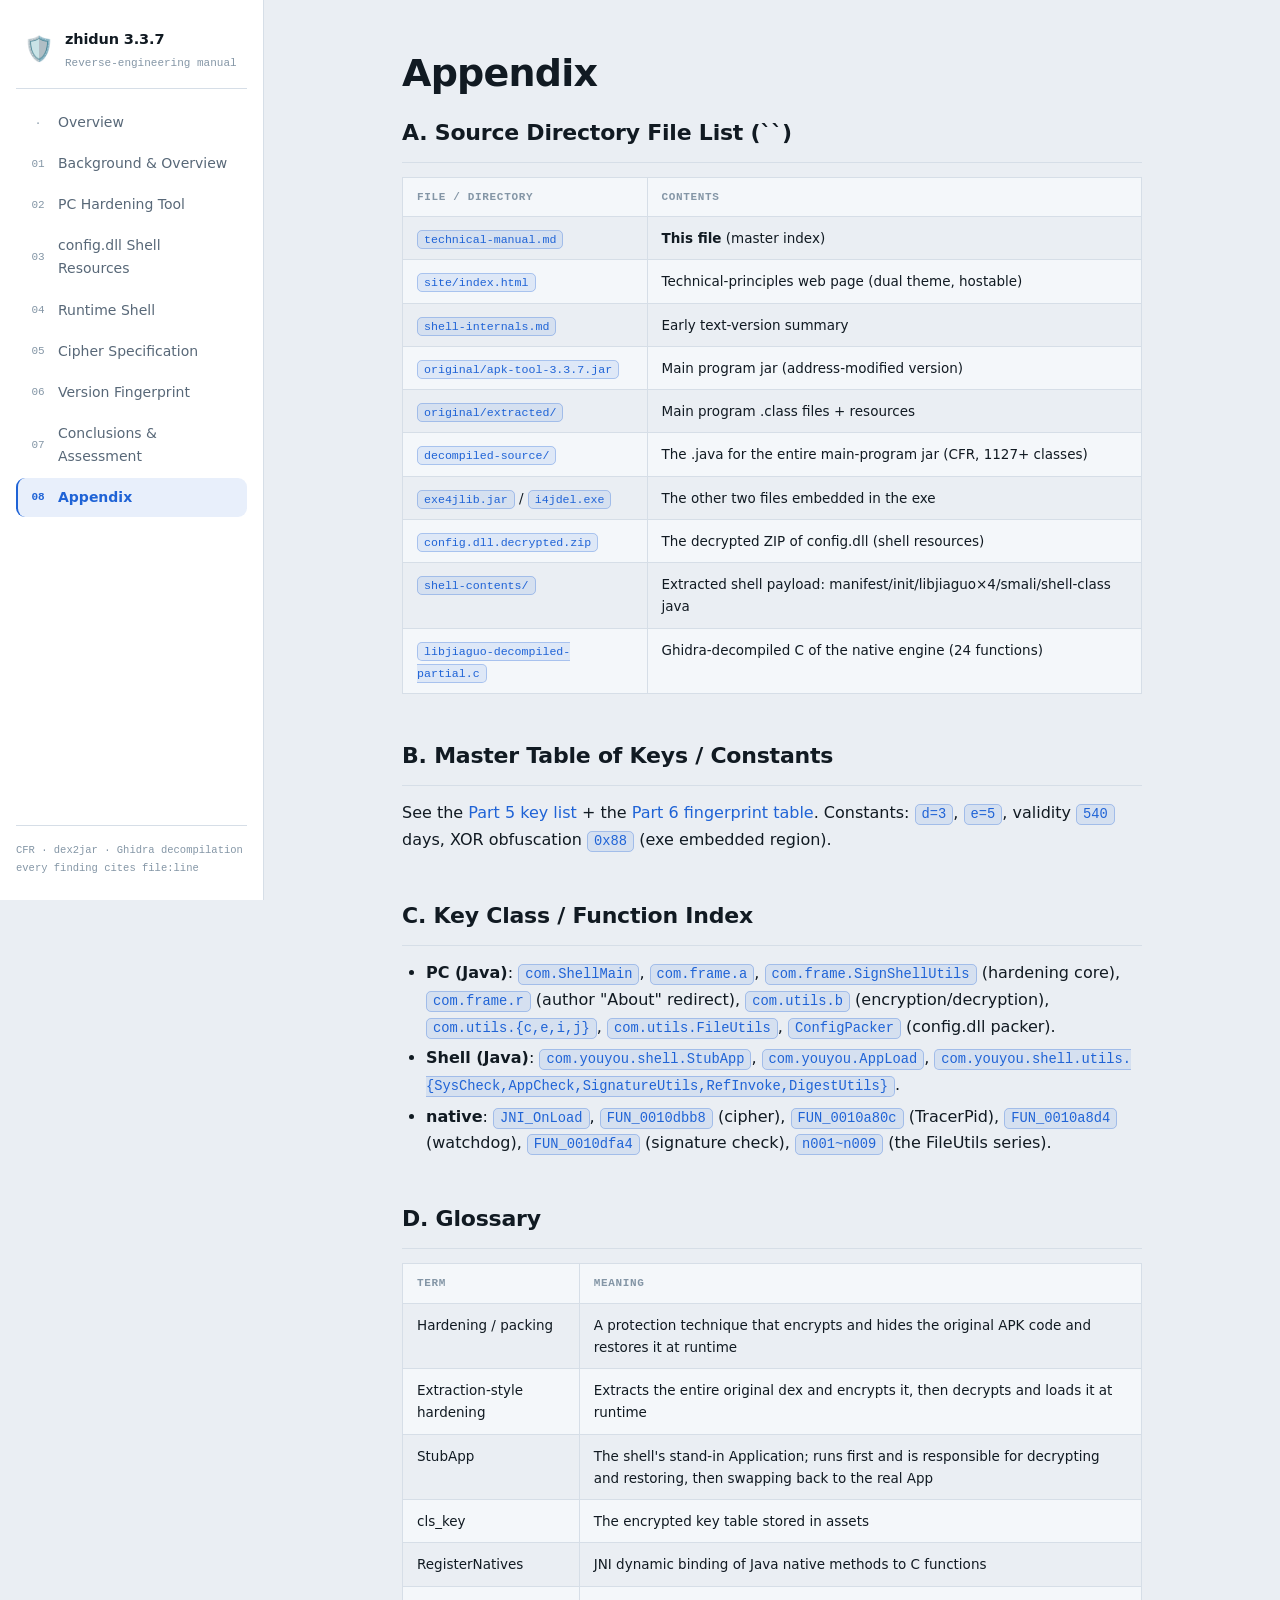
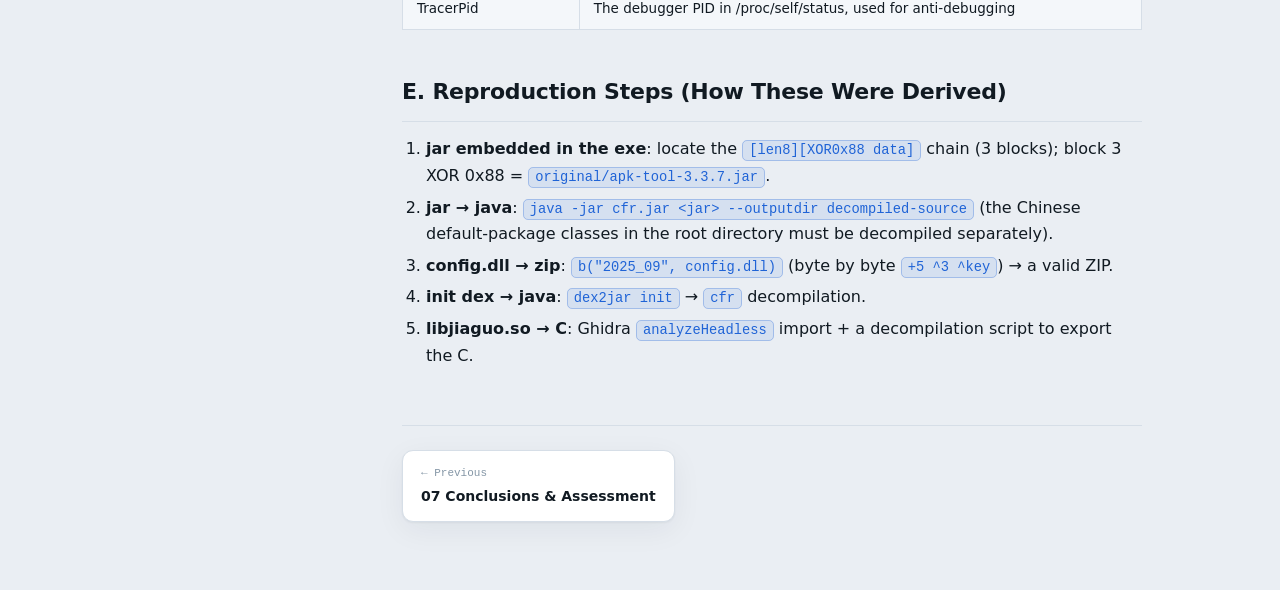
<file: docs/08.html>
<!doctype html>
<html lang="en">
<head>
<meta charset="utf-8">
<meta name="viewport" content="width=device-width, initial-scale=1">
<title>Appendix · zhidun 3.3.7 — Technical Manual</title>
<link rel="stylesheet" href="assets/site.css">
</head>
<body>
<button id="navtoggle" aria-label="Menu">☰ Menu</button>
<div class="layout">
  <aside class="sidebar">
    <a class="brand" href="index.html">
      <span class="logo">🛡️</span>
      <span><b>zhidun 3.3.7</b><small>Reverse-engineering manual</small></span>
    </a>
    <nav class="nav">
<a href="index.html"><span class="n">·</span><span class="t">Overview</span></a>
<a href="01.html"><span class="n">01</span><span class="t">Background & Overview</span></a>
<a href="02.html"><span class="n">02</span><span class="t">PC Hardening Tool</span></a>
<a href="03.html"><span class="n">03</span><span class="t">config.dll Shell Resources</span></a>
<a href="04.html"><span class="n">04</span><span class="t">Runtime Shell</span></a>
<a href="05.html"><span class="n">05</span><span class="t">Cipher Specification</span></a>
<a href="06.html"><span class="n">06</span><span class="t">Version Fingerprint</span></a>
<a href="07.html"><span class="n">07</span><span class="t">Conclusions & Assessment</span></a>
<a href="08.html" class="active"><span class="n">08</span><span class="t">Appendix</span></a>
    </nav>
    <div class="side-foot">CFR · dex2jar · Ghidra decompilation<br>every finding cites file:line</div>
  </aside>
  <main class="content">
    <div class="inner">
<h1>Appendix</h1>
<h2>A. Source Directory File List (``)</h2>
<table>
<thead>
<tr>
<th>File / Directory</th>
<th>Contents</th>
</tr>
</thead>
<tbody>
<tr>
<td><code>technical-manual.md</code></td>
<td><strong>This file</strong> (master index)</td>
</tr>
<tr>
<td><code>site/index.html</code></td>
<td>Technical-principles web page (dual theme, hostable)</td>
</tr>
<tr>
<td><code>shell-internals.md</code></td>
<td>Early text-version summary</td>
</tr>
<tr>
<td><code>original/apk-tool-3.3.7.jar</code></td>
<td>Main program jar (address-modified version)</td>
</tr>
<tr>
<td><code>original/extracted/</code></td>
<td>Main program .class files + resources</td>
</tr>
<tr>
<td><code>decompiled-source/</code></td>
<td>The .java for the entire main-program jar (CFR, 1127+ classes)</td>
</tr>
<tr>
<td><code>exe4jlib.jar</code> / <code>i4jdel.exe</code></td>
<td>The other two files embedded in the exe</td>
</tr>
<tr>
<td><code>config.dll.decrypted.zip</code></td>
<td>The decrypted ZIP of config.dll (shell resources)</td>
</tr>
<tr>
<td><code>shell-contents/</code></td>
<td>Extracted shell payload: manifest/init/libjiaguo×4/smali/shell-class java</td>
</tr>
<tr>
<td><code>libjiaguo-decompiled-partial.c</code></td>
<td>Ghidra-decompiled C of the native engine (24 functions)</td>
</tr>
</tbody>
</table>
<h2>B. Master Table of Keys / Constants</h2>
<p>See the <a href="#part-5">Part 5 key list</a> + the <a href="#part-6">Part 6 fingerprint table</a>. Constants: <code>d=3</code>, <code>e=5</code>, validity <code>540</code> days, XOR obfuscation <code>0x88</code> (exe embedded region).</p>
<h2>C. Key Class / Function Index</h2>
<ul>
<li><strong>PC (Java)</strong>: <code>com.ShellMain</code>, <code>com.frame.a</code>, <code>com.frame.SignShellUtils</code> (hardening core), <code>com.frame.r</code> (author &quot;About&quot; redirect), <code>com.utils.b</code> (encryption/decryption), <code>com.utils.{c,e,i,j}</code>, <code>com.utils.FileUtils</code>, <code>ConfigPacker</code> (config.dll packer).</li>
<li><strong>Shell (Java)</strong>: <code>com.youyou.shell.StubApp</code>, <code>com.youyou.AppLoad</code>, <code>com.youyou.shell.utils.{SysCheck,AppCheck,SignatureUtils,RefInvoke,DigestUtils}</code>.</li>
<li><strong>native</strong>: <code>JNI_OnLoad</code>, <code>FUN_0010dbb8</code> (cipher), <code>FUN_0010a80c</code> (TracerPid), <code>FUN_0010a8d4</code> (watchdog), <code>FUN_0010dfa4</code> (signature check), <code>n001~n009</code> (the FileUtils series).</li>
</ul>
<h2>D. Glossary</h2>
<table>
<thead>
<tr>
<th>Term</th>
<th>Meaning</th>
</tr>
</thead>
<tbody>
<tr>
<td>Hardening / packing</td>
<td>A protection technique that encrypts and hides the original APK code and restores it at runtime</td>
</tr>
<tr>
<td>Extraction-style hardening</td>
<td>Extracts the entire original dex and encrypts it, then decrypts and loads it at runtime</td>
</tr>
<tr>
<td>StubApp</td>
<td>The shell's stand-in Application; runs first and is responsible for decrypting and restoring, then swapping back to the real App</td>
</tr>
<tr>
<td>cls_key</td>
<td>The encrypted key table stored in assets</td>
</tr>
<tr>
<td>RegisterNatives</td>
<td>JNI dynamic binding of Java native methods to C functions</td>
</tr>
<tr>
<td>TracerPid</td>
<td>The debugger PID in /proc/self/status, used for anti-debugging</td>
</tr>
</tbody>
</table>
<h2>E. Reproduction Steps (How These Were Derived)</h2>
<ol>
<li><strong>jar embedded in the exe</strong>: locate the <code>[len8][XOR0x88 data]</code> chain (3 blocks); block 3 XOR 0x88 = <code>original/apk-tool-3.3.7.jar</code>.</li>
<li><strong>jar → java</strong>: <code>java -jar cfr.jar &lt;jar&gt; --outputdir decompiled-source</code> (the Chinese default-package classes in the root directory must be decompiled separately).</li>
<li><strong>config.dll → zip</strong>: <code>b(&quot;2025_09&quot;, config.dll)</code> (byte by byte <code>+5 ^3 ^key</code>) → a valid ZIP.</li>
<li><strong>init dex → java</strong>: <code>dex2jar init</code> → <code>cfr</code> decompilation.</li>
<li><strong>libjiaguo.so → C</strong>: Ghidra <code>analyzeHeadless</code> import + a decompilation script to export the C.</li>
</ol>

<nav class="prevnext"><a class="pn prev" href="07.html"><span>← Previous</span><b>07 Conclusions & Assessment</b></a><span></span></nav>
    </div>
  </main>
</div>
<script>
  var t=document.getElementById('navtoggle'),s=document.querySelector('.sidebar');
  t&&t.addEventListener('click',function(){document.body.classList.toggle('nav-open');});
</script>
</body>
</html>
</file>
<file: docs/assets/site.css>
/* ============================================================
   APK加壳工具 3.3.7 技术说明书 · 站点样式（可整体替换/套模板）
   设计系统：蓝图工程风 · 冷色石板中性 · 等宽承载数据
   主题：明/暗自适应（prefers-color-scheme + [data-theme] 覆盖）
   ============================================================ */
:root{
  --bg:#EAEEF3; --surface:#FFFFFF; --surface-2:#F4F7FA;
  --ink:#111A22; --muted:#586878; --faint:#8496A6; --line:#D6DEE7;
  --accent:#1F63D6; --accent-soft:rgba(31,99,214,.10); --accent-line:rgba(31,99,214,.28);
  --danger:#B4530E;
  --code-bg:#0E1620; --code-ink:#D9E2EC; --code-line:#22303f; --code-cmt:#5f7386;
  --shadow:0 1px 2px rgba(16,32,48,.05),0 8px 30px rgba(16,32,48,.06);
  --sidebar-w:264px; --radius:13px;
  --sans:-apple-system,BlinkMacSystemFont,"Segoe UI","PingFang SC","Microsoft YaHei","Noto Sans SC",system-ui,sans-serif;
  --mono:ui-monospace,"JetBrains Mono","SF Mono","Cascadia Code","Roboto Mono",Consolas,"Noto Sans Mono CJK SC",monospace;
}
@media (prefers-color-scheme:dark){
  :root{
    --bg:#0A0F14; --surface:#111922; --surface-2:#0E151D;
    --ink:#E6EDF3; --muted:#94A6B5; --faint:#6C7E8E; --line:#22303F;
    --accent:#5C93F0; --accent-soft:rgba(92,147,240,.12); --accent-line:rgba(92,147,240,.32);
    --danger:#E4863C; --code-bg:#0B1219; --code-line:#1c2833;
    --shadow:0 1px 2px rgba(0,0,0,.3),0 10px 34px rgba(0,0,0,.4);
  }
}
:root[data-theme="light"]{
  --bg:#EAEEF3; --surface:#FFFFFF; --surface-2:#F4F7FA; --ink:#111A22; --muted:#586878;
  --faint:#8496A6; --line:#D6DEE7; --accent:#1F63D6; --accent-soft:rgba(31,99,214,.10);
  --accent-line:rgba(31,99,214,.28); --danger:#B4530E; --code-bg:#0E1620; --code-line:#22303f;
}
:root[data-theme="dark"]{
  --bg:#0A0F14; --surface:#111922; --surface-2:#0E151D; --ink:#E6EDF3; --muted:#94A6B5;
  --faint:#6C7E8E; --line:#22303F; --accent:#5C93F0; --accent-soft:rgba(92,147,240,.12);
  --accent-line:rgba(92,147,240,.32); --danger:#E4863C; --code-bg:#0B1219; --code-line:#1c2833;
}

*{box-sizing:border-box}
html{scroll-behavior:smooth}
body{margin:0;background:var(--bg);color:var(--ink);font-family:var(--sans);
  font-size:16px;line-height:1.65;-webkit-font-smoothing:antialiased}

/* ---------- 布局 ---------- */
.layout{display:grid;grid-template-columns:var(--sidebar-w) 1fr;min-height:100vh}

/* ---------- 侧边栏 ---------- */
.sidebar{position:sticky;top:0;align-self:start;height:100vh;overflow-y:auto;
  background:var(--surface);border-right:1px solid var(--line);padding:22px 16px;
  display:flex;flex-direction:column;gap:6px}
.brand{display:flex;gap:11px;align-items:center;text-decoration:none;color:var(--ink);
  padding:6px 8px 16px;border-bottom:1px solid var(--line);margin-bottom:8px}
.brand .logo{font-size:24px}
.brand b{display:block;font-size:14.5px;letter-spacing:-.01em}
.brand small{display:block;font-family:var(--mono);font-size:11px;color:var(--faint);margin-top:2px}
.nav{display:flex;flex-direction:column;gap:2px}
.nav a{display:flex;gap:11px;align-items:center;text-decoration:none;color:var(--muted);
  padding:8px 11px;border-radius:9px;border-left:2px solid transparent;transition:.15s;font-size:14px}
.nav a .n{font-family:var(--mono);font-size:11px;color:var(--faint);min-width:18px;text-align:center}
.nav a:hover{background:var(--accent-soft);color:var(--ink)}
.nav a.active{background:var(--accent-soft);color:var(--accent);font-weight:600;border-left-color:var(--accent)}
.nav a.active .n{color:var(--accent)}
.side-foot{margin-top:auto;padding-top:16px;font-family:var(--mono);font-size:10.5px;
  color:var(--faint);line-height:1.7;border-top:1px solid var(--line)}

/* ---------- 内容 ---------- */
.content{min-width:0}
.inner{max-width:820px;margin:0 auto;padding:52px 40px 72px}

h1{font-size:clamp(26px,4vw,38px);line-height:1.12;letter-spacing:-.02em;font-weight:800;
  margin:0 0 20px;text-wrap:balance}
h2{font-size:22px;font-weight:750;letter-spacing:-.01em;margin:44px 0 14px;
  padding-bottom:11px;border-bottom:1px solid var(--line);text-wrap:balance}
h3{font-size:16px;font-weight:700;margin:30px 0 10px}
p{margin:13px 0}
a{color:var(--accent);text-decoration:none}
a:hover{text-decoration:underline}
strong,b{font-weight:650}

ul,ol{margin:13px 0;padding-left:24px}
li{margin:5px 0}

blockquote{margin:18px 0;padding:14px 18px;background:var(--surface-2);
  border:1px solid var(--line);border-left:3px solid var(--accent);border-radius:0 11px 11px 0;
  color:var(--muted);font-size:14.5px}
blockquote p{margin:6px 0}

code{font-family:var(--mono);font-size:.86em;background:var(--accent-soft);color:var(--accent);
  padding:2px 6px;border-radius:5px;border:1px solid var(--accent-line);word-break:break-word}
pre{margin:16px 0;background:var(--code-bg);border:1px solid var(--code-line);border-radius:12px;
  padding:18px 20px;overflow-x:auto;line-height:1.7}
pre code{background:none;border:none;color:var(--code-ink);padding:0;font-size:13px;white-space:pre}

/* 表格 */
.inner :is(h1,h2,h3)+*{margin-top:0}
table{border-collapse:collapse;width:100%;font-size:13.5px;margin:16px 0;display:block;overflow-x:auto}
thead th{font-family:var(--mono);font-size:11px;letter-spacing:.06em;text-transform:uppercase;
  color:var(--faint);font-weight:600;background:var(--surface-2);text-align:left;white-space:nowrap}
th,td{padding:10px 14px;border:1px solid var(--line);vertical-align:top;text-align:left}
tbody tr:nth-child(even){background:var(--surface-2)}

hr{border:none;border-top:1px solid var(--line);margin:34px 0}

/* ---------- 首页卡片 ---------- */
.cards{display:grid;grid-template-columns:repeat(auto-fill,minmax(230px,1fr));gap:14px;margin:16px 0}
.card{display:flex;flex-direction:column;gap:5px;text-decoration:none;background:var(--surface);
  border:1px solid var(--line);border-radius:var(--radius);padding:18px 18px 16px;
  box-shadow:var(--shadow);transition:.16s}
.card:hover{border-color:var(--accent-line);transform:translateY(-2px);text-decoration:none}
.card-n{font-family:var(--mono);font-size:12px;color:var(--accent);font-weight:600}
.card-t{font-size:16px;font-weight:700;color:var(--ink)}
.card-d{font-size:13px;color:var(--muted);line-height:1.5}

/* ---------- 上一页/下一页 ---------- */
.prevnext{display:flex;justify-content:space-between;gap:14px;margin-top:56px;
  padding-top:24px;border-top:1px solid var(--line)}
.pn{display:flex;flex-direction:column;gap:3px;text-decoration:none;background:var(--surface);
  border:1px solid var(--line);border-radius:11px;padding:13px 18px;max-width:48%;box-shadow:var(--shadow)}
.pn:hover{border-color:var(--accent-line);text-decoration:none}
.pn.next{text-align:right;margin-left:auto}
.pn span{font-family:var(--mono);font-size:11px;color:var(--faint)}
.pn b{color:var(--ink);font-size:14px}

/* ---------- 移动端 ---------- */
#navtoggle{display:none;position:fixed;top:14px;left:14px;z-index:30;
  font-family:var(--mono);font-size:13px;background:var(--surface);color:var(--ink);
  border:1px solid var(--line);border-radius:9px;padding:8px 12px;box-shadow:var(--shadow);cursor:pointer}
@media (max-width:860px){
  .layout{grid-template-columns:1fr}
  #navtoggle{display:block}
  .sidebar{position:fixed;top:0;left:0;bottom:0;width:min(80vw,var(--sidebar-w));z-index:25;
    transform:translateX(-105%);transition:transform .22s;box-shadow:var(--shadow)}
  body.nav-open .sidebar{transform:none}
  .inner{padding:66px 22px 60px}
  .pn{max-width:none;flex:1}
}
@media (prefers-reduced-motion:reduce){*{transition:none!important;scroll-behavior:auto}}
</file>
